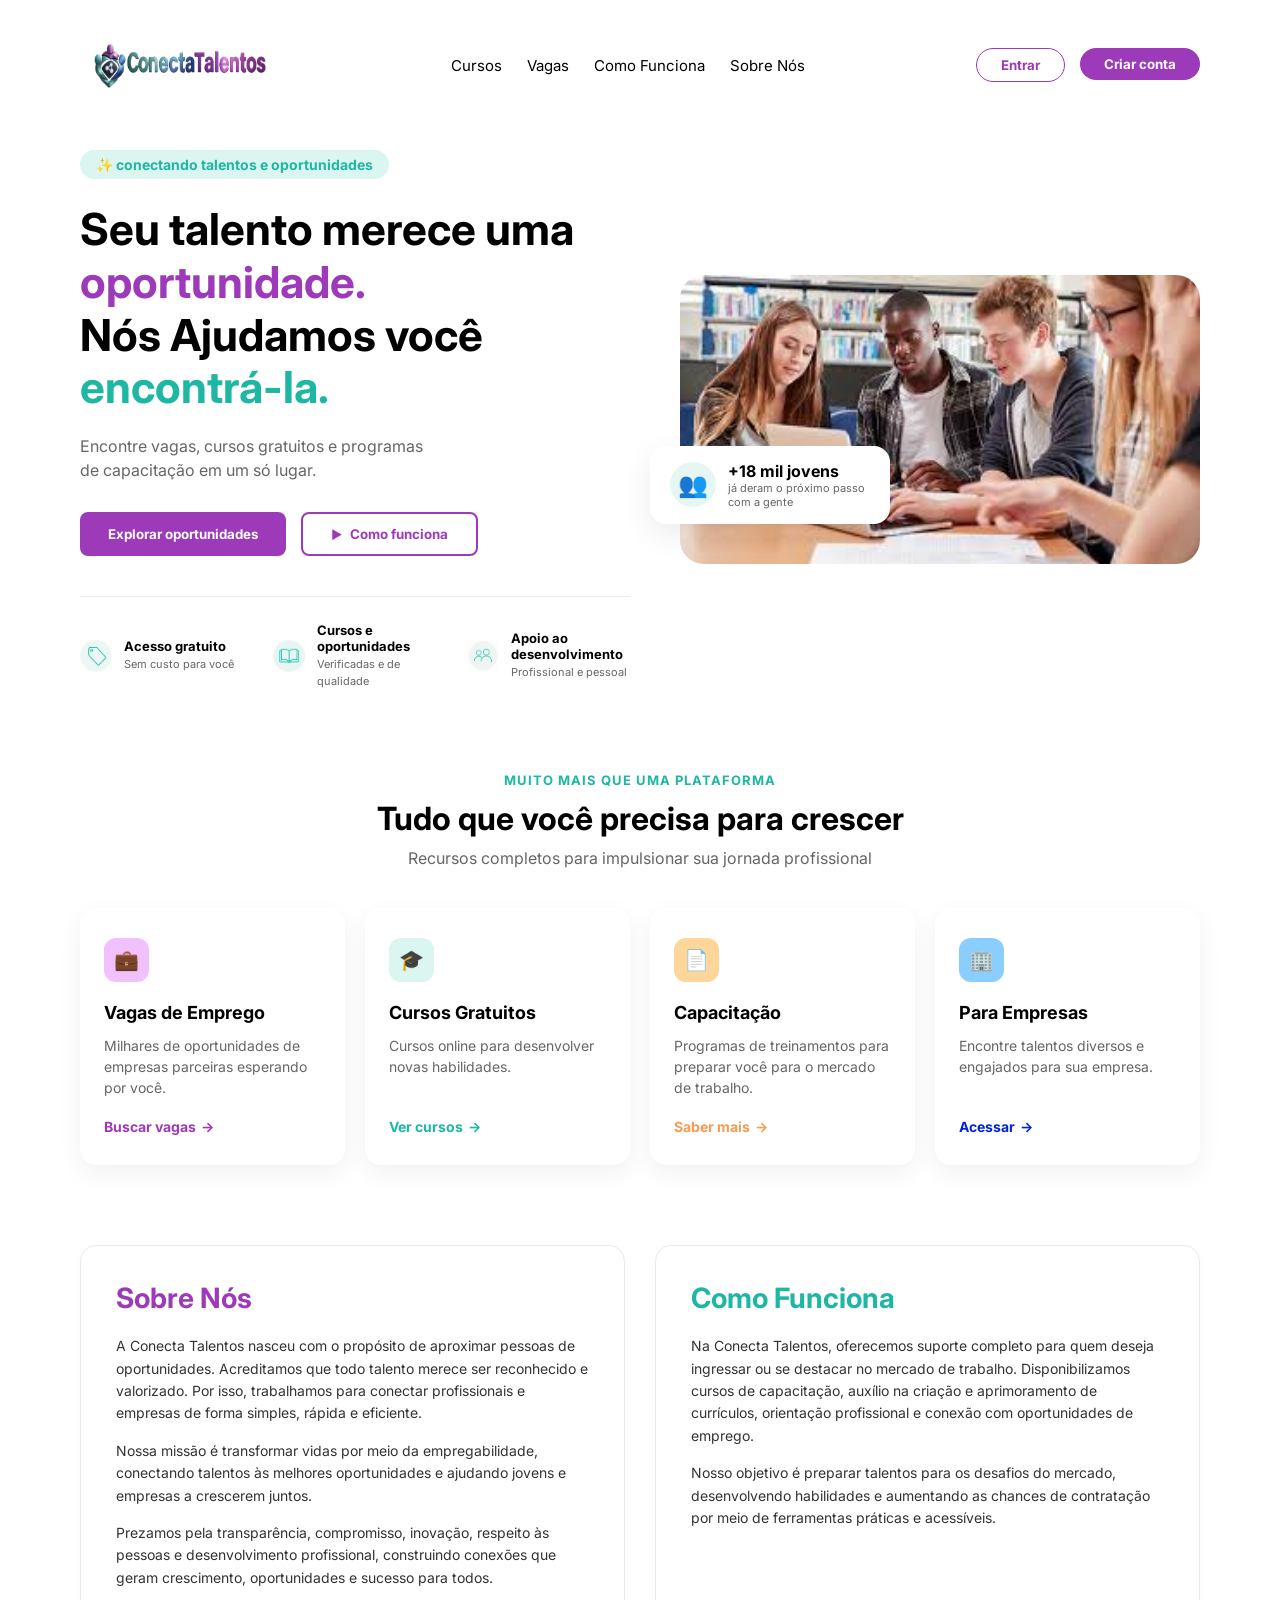
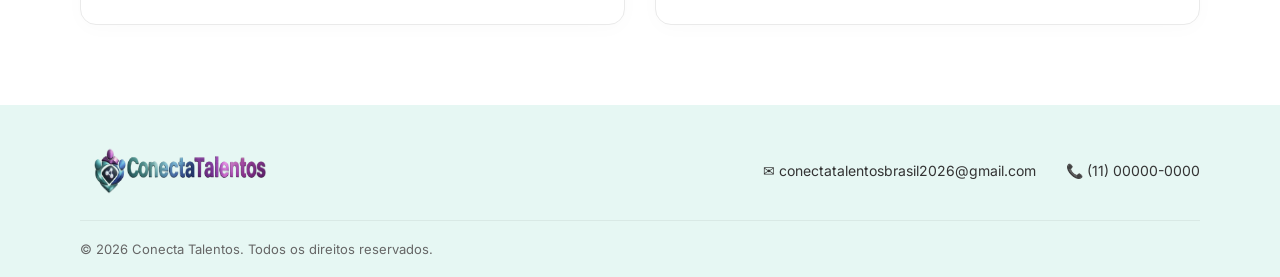
<file: index.html>
<!DOCTYPE html>
<html lang="pt-BR">

<head>
    <meta charset="UTF-8">
    <meta name="viewport" content="width=device-width, initial-scale=1.0">
    <title>Conecta Talentos</title>

    <link rel="icon" type="image/png" href="assets/Logo.png" />
    <link rel="preconnect" href="https://fonts.googleapis.com">
    <link rel="preconnect" href="https://fonts.gstatic.com" crossorigin>
    <link href="https://fonts.googleapis.com/css2?family=Inter:wght@400;700&display=swap" rel="stylesheet">
    <link rel="stylesheet" href="assets/Css/styleindex.css">
</head>

<body>

    <header>
        <div class="logo">
            <img src="assets/Conecta.png" alt="Logo ConectaTalentos">
        </div>

        <nav>
            <a href="Cursos.html">Cursos</a>
            <a href="vagas.html">Vagas</a>
            <a href="#">Como Funciona</a>
            <a href="#">Sobre Nós</a>
        </nav>

        <div class="botoes-header">
            <a href="Login.html">
                <button class="botao-entrar">Entrar</button>
            </a>
            <a href="SignUp.html">
                <button class="botao-criar">Criar conta</button>
            </a>
        </div>
    </header>

    <main>
        <section class="hero">
            <div class="texto">
                <span class="tag">
                    ✨ conectando talentos e oportunidades
                </span>

                <h1>
                    Seu talento merece uma<br>
                    <span class="purple">oportunidade.</span><br>
                    Nós Ajudamos você<br>
                    <span class="green">encontrá-la.</span>
                </h1>

                <p>
                    Encontre vagas, cursos gratuitos e programas<br>
                    de capacitação em um só lugar.
                </p>

                <div class="acoes">
                    <button class="botao-roxo">Explorar oportunidades</button>
                    <button class="botao-branco-icone">
                        <span class="play-icon">▶</span> Como funciona
                    </button>
                </div>

                <div class="cards-hero">
                    <div class="card-hero">
                        <img src="assets/pictures/01.png" alt="Ícone Etiqueta">
                        <div>
                            <h4>Acesso gratuito</h4>
                            <p>Sem custo para você</p>
                        </div>
                    </div>

                    <div class="card-hero">
                        <img src="assets/pictures/02.png" alt="Ícone Livro">
                        <div>
                            <h4>Cursos e oportunidades</h4>
                            <p>Verificadas e de qualidade</p>
                        </div>
                    </div>

                    <div class="card-hero">
                        <img src="assets/pictures/03.png" alt="Ícone Pessoas">
                        <div>
                            <h4>Apoio ao desenvolvimento</h4>
                            <p>Profissional e pessoal</p>
                        </div>
                    </div>
                </div>
            </div>

            <div class="imagem">
                <img src="assets/pictures/pessoas.jpeg" alt="Jovens estudando">
                <div class="card-imagem">
                    <div class="avatar-group">👥</div>
                    <div>
                        <h3>+18 mil jovens</h3>
                        <p>já deram o próximo passo com a gente</p>
                    </div>
                </div>
            </div>
        </section>

        <section class="info">
            <span class="selo">MUITO MAIS QUE UMA PLATAFORMA</span>
            <h2>Tudo que você precisa para crescer</h2>
            <p class="subtitulo">Recursos completos para impulsionar sua jornada profissional</p>
        </section>

        <section class="cards">
            <div class="card">
                <div class="card-icon purple-bg">💼</div>
                <h3>Vagas de Emprego</h3>
                <p>Milhares de oportunidades de empresas parceiras esperando por você.</p>
                <a href="#" class="card-link purple-text">Buscar vagas <span>→</span></a>
            </div>

            <div class="card">
                <div class="card-icon green-bg">🎓</div>
                <h3>Cursos Gratuitos</h3>
                <p>Cursos online para desenvolver novas habilidades.</p>
                <a href="#" class="card-link green-text">Ver cursos <span>→</span></a>
            </div>

            <div class="card">
                <div class="card-icon orange-bg">📄</div>
                <h3>Capacitação</h3>
                <p>Programas de treinamentos para preparar você para o mercado de trabalho.</p>
                <a href="#" class="card-link orange-text">Saber mais <span>→</span></a>
            </div>

            <div class="card">
                <div class="card-icon blue-bg">🏢</div>
                <h3>Para Empresas</h3>
                <p>Encontre talentos diversos e engajados para sua empresa.</p>
                <a href="#" class="card-link blue-text">Acessar <span>→</span></a>
            </div>
        </section>

        <section class="institucional">
            <div class="sobre-card">
                <h2>Sobre Nós</h2>
                <p>A Conecta Talentos nasceu com o propósito de aproximar pessoas de oportunidades. Acreditamos que todo
                    talento merece ser reconhecido e valorizado. Por isso, trabalhamos para conectar profissionais e
                    empresas de forma simples, rápida e eficiente.</p>
                <p>Nossa missão é transformar vidas por meio da empregabilidade, conectando talentos às melhores
                    oportunidades e ajudando jovens e empresas a crescerem juntos.</p>
                <p>Prezamos pela transparência, compromisso, inovação, respeito às pessoas e desenvolvimento
                    profissional, construindo conexões que geram crescimento, oportunidades e sucesso para todos.</p>
            </div>

            <div class="como-funciona-card">
                <h2>Como Funciona</h2>
                <p>Na Conecta Talentos, oferecemos suporte completo para quem deseja ingressar ou se destacar no mercado
                    de trabalho. Disponibilizamos cursos de capacitação, auxílio na criação e aprimoramento de
                    currículos, orientação profissional e conexão com oportunidades de emprego.</p>
                <p>Nosso objetivo é preparar talentos para os desafios do mercado, desenvolvendo habilidades e
                    aumentando as chances de contratação por meio de ferramentas práticas e acessíveis.</p>
            </div>
        </section>
    </main>

    <footer>
        <div class="footer-top">
            <div class="logo">
                <img src="assets/Conecta.png" alt="Logo">
            </div>
            <div class="footer-contato">
                <span>✉ conectatalentosbrasil2026@gmail.com</span>
                <span>📞 (11) 00000-0000</span>
            </div>
        </div>
        <div class="footer-bottom">
            <p>© 2026 Conecta Talentos. Todos os direitos reservados.</p>
        </div>
    </footer>

</body>

</html>
</file>
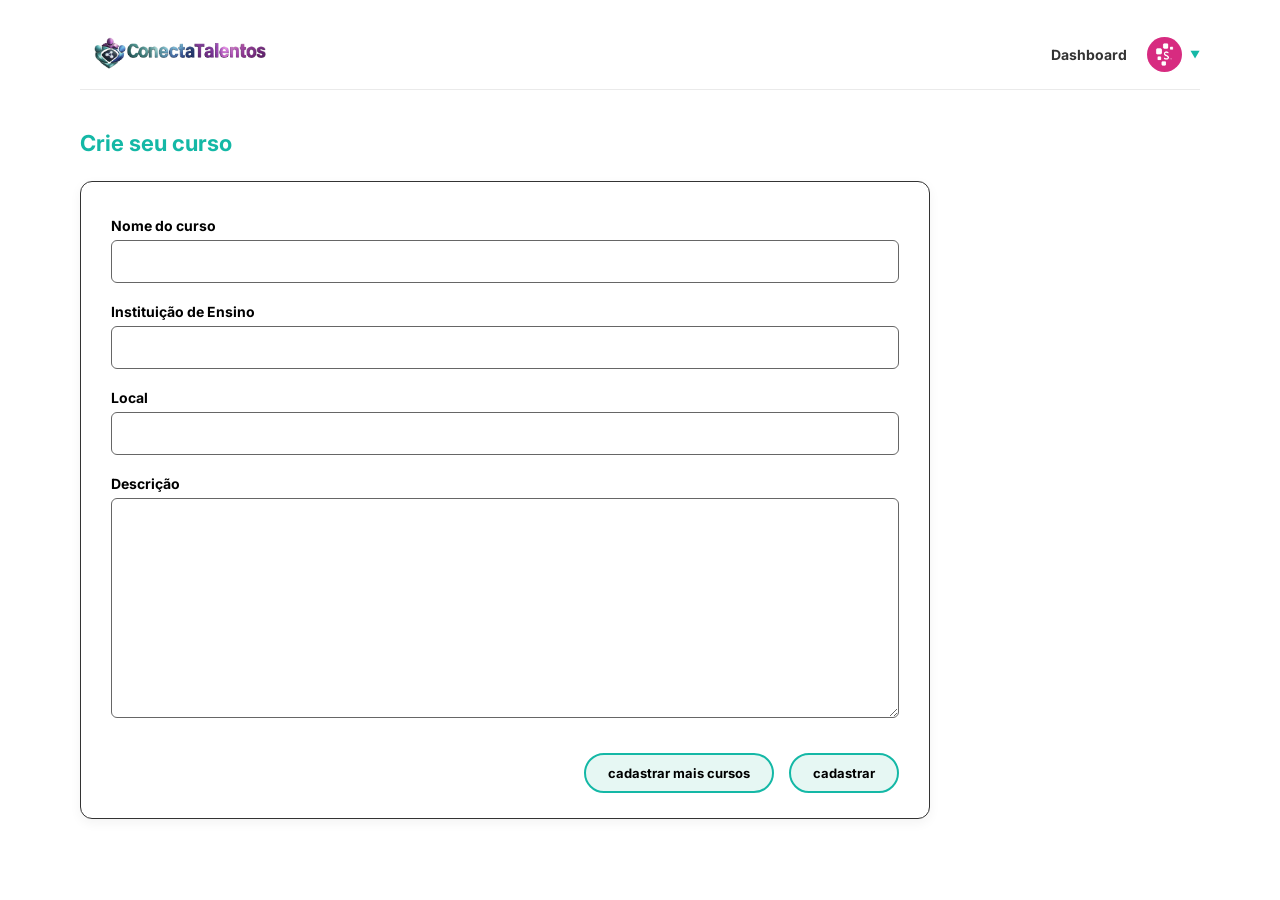
<file: cadastrocurso.html>
<!DOCTYPE html>
<html lang="pt-BR">

<head>
    <meta charset="UTF-8">
    <meta name="viewport" content="width=device-width, initial-scale=1.0">
    <title>Cadastrar Curso</title>

    <link rel="preconnect" href="https://fonts.googleapis.com">
    <link rel="preconnect" href="https://fonts.gstatic.com" crossorigin>
    <link
        href="https://fonts.googleapis.com/css2?family=Inter:wght@400;500;700&family=Poppins:wght@400;600;700&display=swap"
        rel="stylesheet">

    <link rel="icon" type="image/svg+xml" href="assets/Logo.png" />
    <link rel="stylesheet" href="assets/Css/variables.css">
    <link rel="stylesheet" href="assets/Css/styleempresa.css">
    <link rel="stylesheet" href="assets/Css/stylecurso.css">
    <script src="empresa.js"></script>
</head>

<body>

    <header>
        <div class="logo">
            <a href="empresa.html">
                <img src="assets/Conecta.png" alt="Logo ConectaTalentos">
            </a>
        </div>

        <div class="header-usuario">
            <a href="empresa.html" class="link-dashboard">Dashboard</a>

            <div class="perfil-drop" id="btn-perfil">
                <img src="assets/perfildousuario.jpg" alt="Foto de Perfil" class="avatar">
                <span class="seta-drop" id="seta-menu">▼</span>
            </div>

            <!-- Menu Corporativo Dropdown -->
            <div class="menu-corporativo" id="menu-corporativo">
                <div class="menu-header">
                    <span class="menu-dots"></span>
                    <h3>Menu Corporativo</h3>
                </div>

                <nav class="menu-links">
                    <a href="cadastrovaga.html" class="btn-menu">💼 Cadastrar vagas</a>
                    <a href="cadastrocurso.html" class="btn-menu">💻 Cadastrar cursos</a>
                    <a href="#" class="btn-menu">📄 Currículos enviados</a>
                    <a href="#" class="btn-menu">📊 Relatório de engajamento</a>
                    <a href="#" class="btn-menu">⚙️ Configurações</a>
                </nav>

                <div class="menu-footer">
                    <a href="index.html" class="btn-sair">🚪 Sair</a>
                </div>
            </div>
        </div>
    </header>

    <div class="vagas-container">
        <h2 class="titulo-secao verde">Crie seu curso</h2>

        <form class="card-formulario">
            <div class="form-group">
                <label for="nome-curso">Nome do curso</label>
                <input type="text" id="nome-curso" name="nome-curso" required>
            </div>

            <div class="form-group">
                <label for="instituicao">Instituição de Ensino</label>
                <input type="text" id="instituicao" name="instituicao" required>
            </div>

            <div class="form-group">
                <label for="local">Local</label>
                <input type="text" id="local" name="local" required>
            </div>

            <div class="form-group">
                <label for="descricao">Descrição</label>
                <textarea id="descricao" name="descricao" rows="10" required></textarea>
            </div>

            <div class="form-acoes">
                <button type="button" class="btn-secundario btn-verde">cadastrar mais cursos</button>
                <a href="assets/vagadecurso.pdf">
                <button type="button" class="btn-primario btn-verde">cadastrar</button>
                </a>
            </div>
        </form>
    </div>

</body>

</html>
</file>
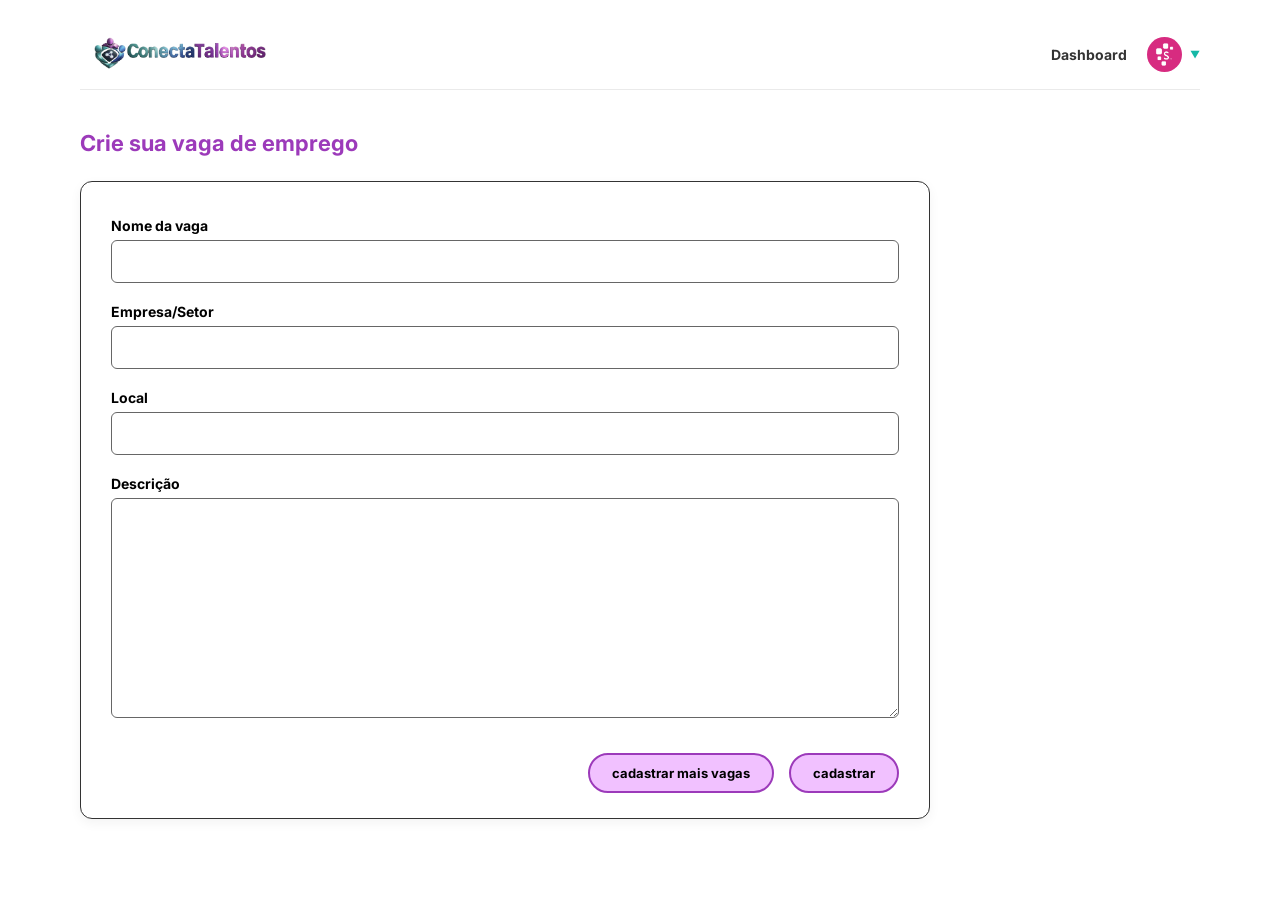
<file: cadastrovaga.html>
<!DOCTYPE html>
<html lang="pt-BR">

<head>
    <meta charset="UTF-8">
    <meta name="viewport" content="width=device-width, initial-scale=1.0">
    <title>Cadastrar Vaga</title>

    <link rel="preconnect" href="https://fonts.googleapis.com">
    <link rel="preconnect" href="https://fonts.gstatic.com" crossorigin>
    <link
        href="https://fonts.googleapis.com/css2?family=Inter:wght@400;500;700&family=Poppins:wght@400;600;700&display=swap"
        rel="stylesheet">

    <link rel="icon" type="image/svg+xml" href="assets/Logo.png" />
    <link rel="stylesheet" href="assets/Css/variables.css">
    <link rel="stylesheet" href="assets/Css/styleempresa.css">
    <link rel="stylesheet" href="assets/Css/stylevaga.css">
    <script src="empresa.js"></script>
</head>

<body>

    <header>
        <div class="logo">
            <a href="empresa.html">
                <img src="assets/Conecta.png" alt="Logo ConectaTalentos">
            </a>
        </div>

        <div class="header-usuario">
            <a href="empresa.html" class="link-dashboard">Dashboard</a>

            <div class="perfil-drop" id="btn-perfil">
                <img src="assets/perfildousuario.jpg" alt="Foto de Perfil" class="avatar">
                <span class="seta-drop" id="seta-menu">▼</span>
            </div>

            <!-- Menu Corporativo Dropdown -->
            <div class="menu-corporativo" id="menu-corporativo">
                <div class="menu-header">
                    <span class="menu-dots"></span>
                    <h3>Menu Corporativo</h3>
                </div>

                <nav class="menu-links">
                    <a href="cadastrovaga.html" class="btn-menu">💼 Cadastrar vagas</a>
                    <a href="cadastrocurso.html" class="btn-menu">💻 Cadastrar cursos</a>
                    <a href="#" class="btn-menu">📄 Currículos enviados</a>
                    <a href="#" class="btn-menu">📊 Relatório de engajamento</a>
                    <a href="#" class="btn-menu">⚙️ Configurações</a>
                </nav>

                <div class="menu-footer">
                    <a href="index.html" class="btn-sair">🚪 Sair</a>
                </div>
            </div>
        </div>
    </header>


    <div class="vagas-container">
        <h2 class="titulo-secao">Crie sua vaga de emprego</h2>

        <form class="card-formulario">
            <div class="form-group">
                <label for="nome-vaga">Nome da vaga</label>
                <input type="text" id="nome-vaga" name="nome-vaga" required>
            </div>

            <div class="form-group">
                <label for="empresa-setor">Empresa/Setor</label>
                <input type="text" id="empresa-setor" name="empresa-setor" required>
            </div>

            <div class="form-group">
                <label for="local">Local</label>
                <input type="text" id="local" name="local" required>
            </div>

            <div class="form-group">
                <label for="descricao">Descrição</label>
                <textarea id="descricao" name="descricao" rows="10" required></textarea>
            </div>

            <div class="form-acoes">
                <button type="button" class="btn-secundario">cadastrar mais vagas</button>
                <a href="assets/vagadeemprego.pdf">
                <button type="button" class="btn-primario">cadastrar</button>
                </a>
            </div>
        </form>
    </div>


</body>

</html>
</file>
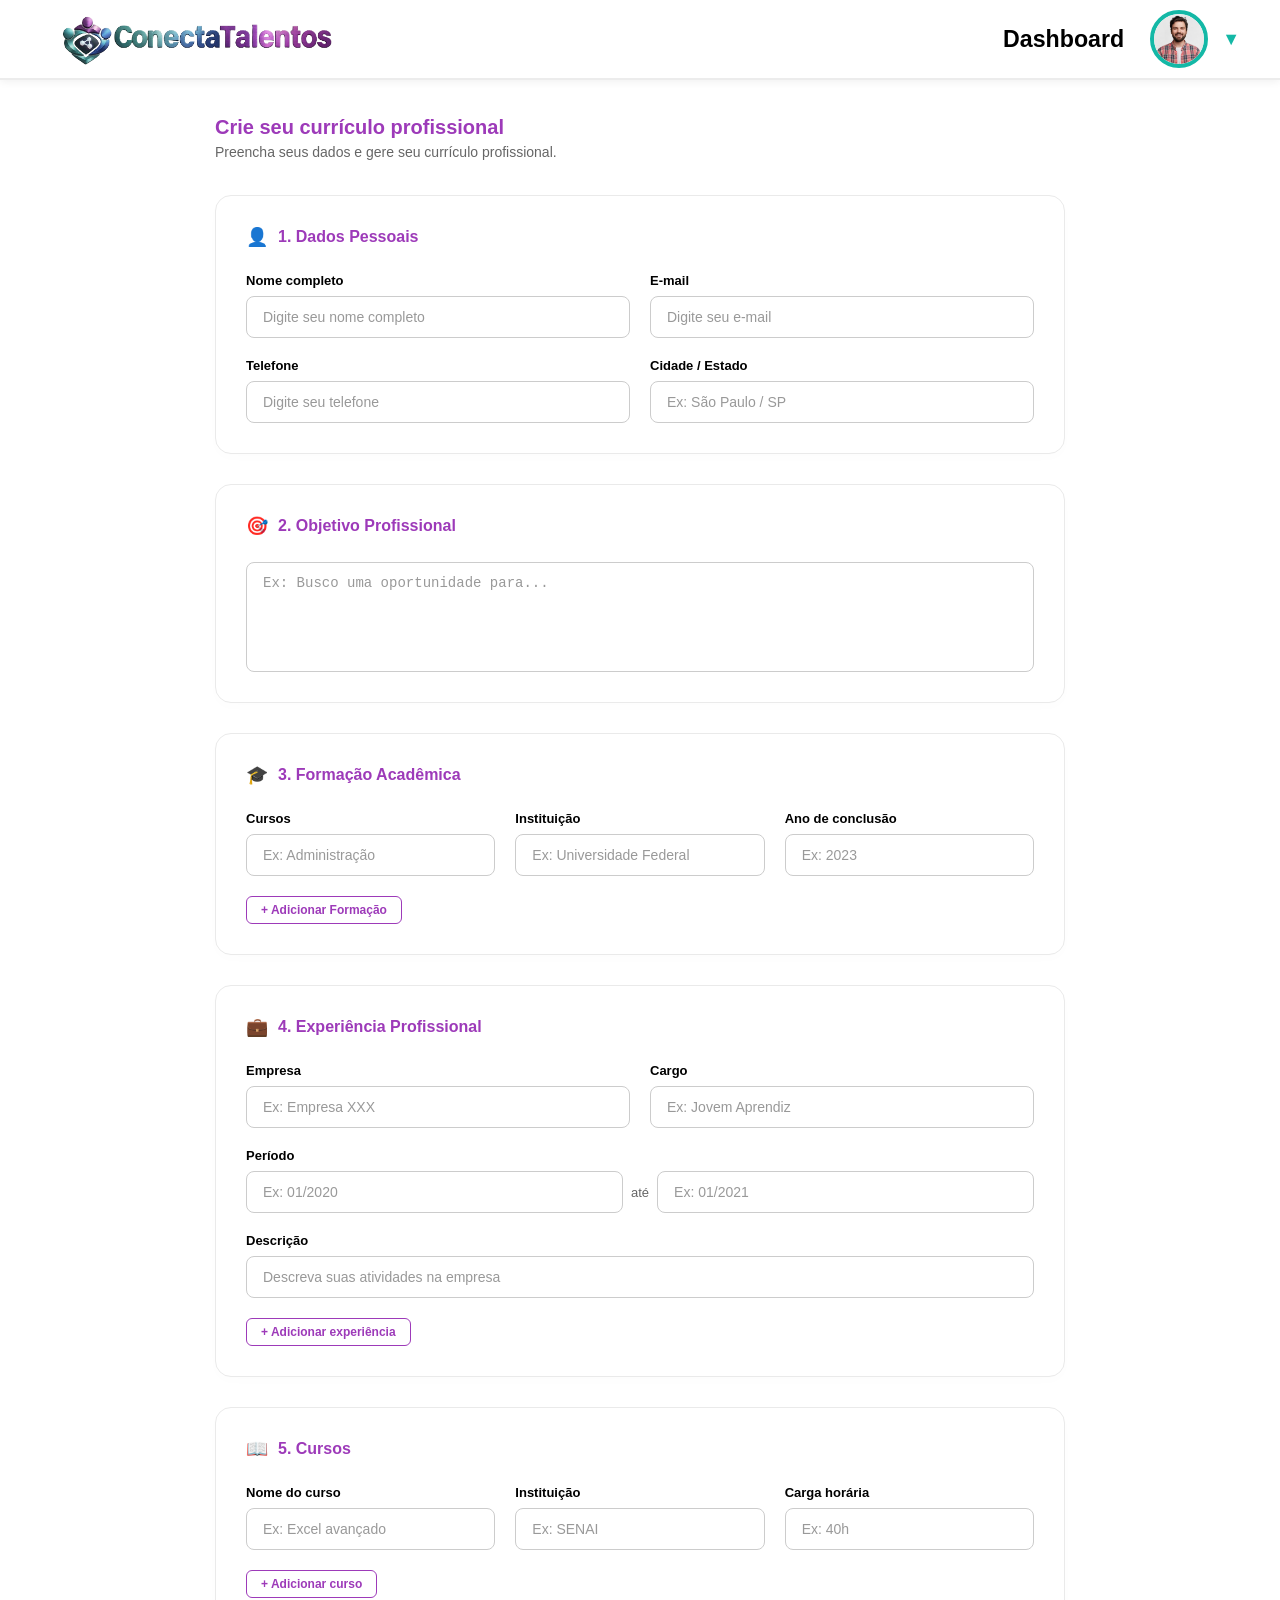
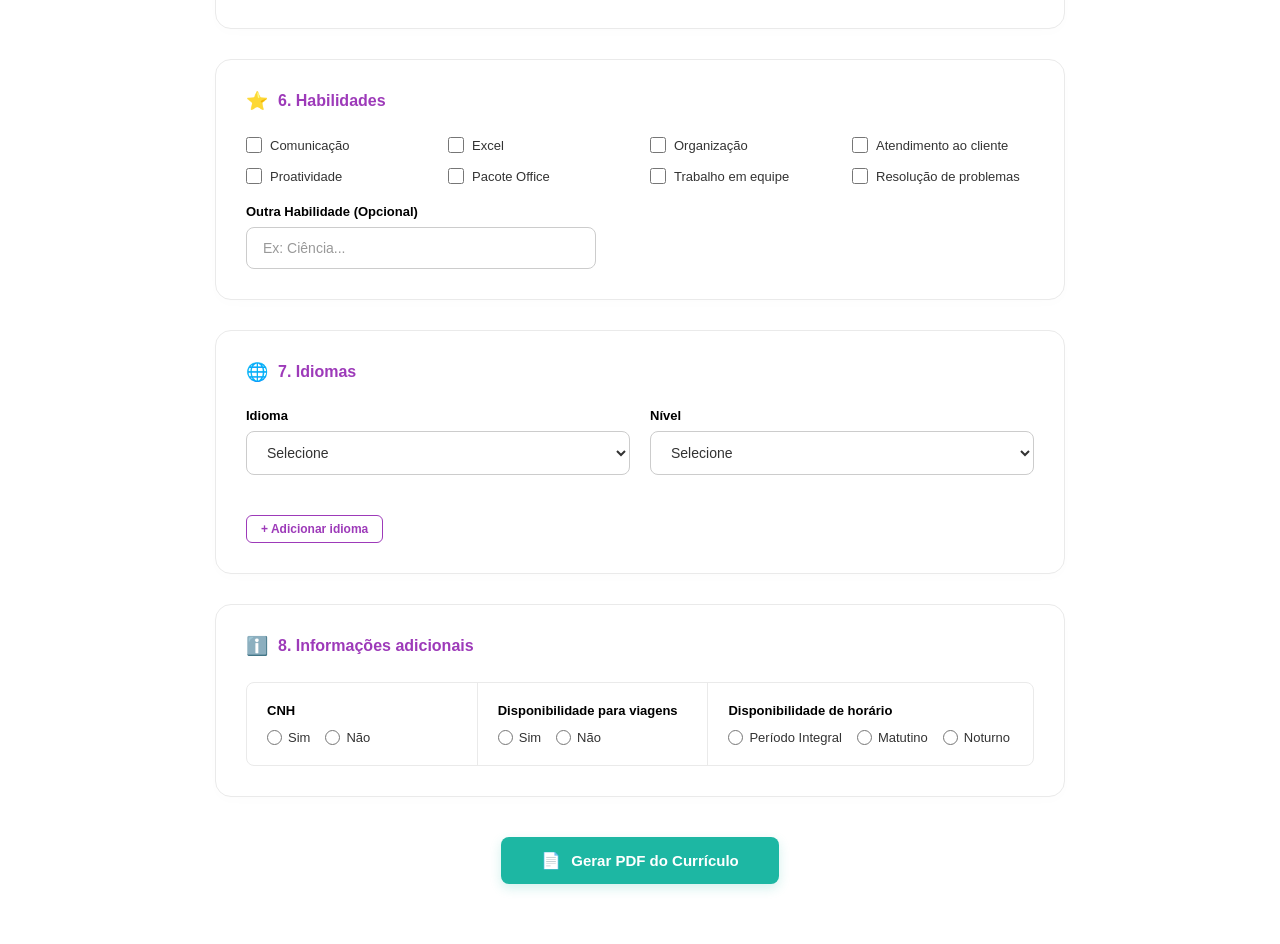
<file: curriculo.html>
<!DOCTYPE html>
<html lang="pt-BR">

<head>
    <meta charset="UTF-8">
    <meta name="viewport" content="width=device-width, initial-scale=1.0">
    <title>Currículo</title>
    <link rel="preconnect" href="https://fonts.googleapis.com">
    <link rel="preconnect" href="https://fonts.gstatic.com" crossorigin>
    <link href="https://fonts.googleapis.com/css2?family=Inter:wght@400;700&display=swap" rel="stylesheet">
    <link rel="icon" type="image/svg+xml" href="assets/Logo.png" />
    <link rel="stylesheet" href="assets/Css/variables.css" />
    <link rel="stylesheet" href="assets/Css/stylecurriculo.css">
    <link rel="stylesheet" href="assets/Css/styleusuario.css">
    <script src="empresa.js"></script>
</head>

<body>
    <header>
        <div class="logo">
            <a href="usuario.html">
                <img src="assets/Conecta.png" alt="Logo ConectaTalentos" />
            </a>
        </div>

        <div class="header-usuario">
            <a href="Usuario.html" class="link-dashboard">Dashboard</a>

            <div class="perfil-drop" id="btn-perfil">
                <img src="assets/Usuario/João.png" alt="Foto de Perfil" class="avatar" />
                <span class="seta-drop" id="seta-menu">▼</span>
            </div>

            <!-- Menu Corporativo Dropdown -->
            <div class="menu-corporativo" id="menu-corporativo">
                <div class="menu-header">
                    <span class="menu-dots"></span>
                    <h3>Ações Rapidas</h3>
                </div>

                <nav class="menu-links">
                    <a href="curriculo.html" class="btn-menu">📄 Editar Curriculo</a>
                </nav>

                <div class="menu-footer">
                    <a href="index.html" class="btn-sair">🚪 Sair</a>
                </div>
            </div>
        </div>
    </header>

    <main class="container-formulario">

        <div class="titulo-pagina">
            <br><br>
            <h1>Crie seu currículo profissional</h1>
            <p>Preencha seus dados e gere seu currículo profissional.</p>
        </div>

        <form class="formulario-curriculo">

            <section class="card-form">
                <div class="titulo-secao">
                    <span class="icone-secao">👤</span>
                    <h3>1. Dados Pessoais</h3>
                </div>
                <div class="grid-inputs">
                    <div class="grupo-input">
                        <label>Nome completo</label>
                        <input type="text" placeholder="Digite seu nome completo">
                    </div>
                    <div class="grupo-input">
                        <label>E-mail</label>
                        <input type="email" placeholder="Digite seu e-mail">
                    </div>
                    <div class="grupo-input">
                        <label>Telefone</label>
                        <input type="tel" placeholder="Digite seu telefone">
                    </div>
                    <div class="grupo-input">
                        <label>Cidade / Estado</label>
                        <input type="text" placeholder="Ex: São Paulo / SP">
                    </div>
                </div>
            </section>

            <section class="card-form">
                <div class="titulo-secao">
                    <span class="icone-secao">🎯</span>
                    <h3>2. Objetivo Profissional</h3>
                </div>
                <div class="grupo-input linha-unica">
                    <textarea placeholder="Ex: Busco uma oportunidade para..."></textarea>
                </div>
            </section>

            <section class="card-form">
                <div class="titulo-secao">
                    <span class="icone-secao">🎓</span>
                    <h3>3. Formação Acadêmica</h3>
                </div>
                <div class="grid-inputs col-3">
                    <div class="grupo-input">
                        <label>Cursos</label>
                        <input type="text" placeholder="Ex: Administração">
                    </div>
                    <div class="grupo-input">
                        <label>Instituição</label>
                        <input type="text" placeholder="Ex: Universidade Federal">
                    </div>
                    <div class="grupo-input">
                        <label>Ano de conclusão</label>
                        <input type="text" placeholder="Ex: 2023">
                    </div>
                </div>
                <button type="button" class="botao-adicionar">+ Adicionar Formação</button>
            </section>

            <section class="card-form">
                <div class="titulo-secao">
                    <span class="icone-secao">💼</span>
                    <h3>4. Experiência Profissional</h3>
                </div>
                <div class="grid-inputs col-3-experiencia">
                    <div class="grupo-input">
                        <label>Empresa</label>
                        <input type="text" placeholder="Ex: Empresa XXX">
                    </div>
                    <div class="grupo-input">
                        <label>Cargo</label>
                        <input type="text" placeholder="Ex: Jovem Aprendiz">
                    </div>
                    <div class="grupo-input periodo-container">
                        <label>Período</label>
                        <div class="periodo-inputs">
                            <input type="text" placeholder="Ex: 01/2020">
                            <span>até</span>
                            <input type="text" placeholder="Ex: 01/2021">
                        </div>
                    </div>
                </div>
                <div class="grupo-input linha-unica margin-top">
                    <label>Descrição</label>
                    <input type="text" placeholder="Descreva suas atividades na empresa">
                </div>
                <button type="button" class="botao-adicionar">+ Adicionar experiência</button>
            </section>

            <section class="card-form">
                <div class="titulo-secao">
                    <span class="icone-secao">📖</span>
                    <h3>5. Cursos</h3>
                </div>
                <div class="grid-inputs col-3">
                    <div class="grupo-input">
                        <label>Nome do curso</label>
                        <input type="text" placeholder="Ex: Excel avançado">
                    </div>
                    <div class="grupo-input">
                        <label>Instituição</label>
                        <input type="text" placeholder="Ex: SENAI">
                    </div>
                    <div class="grupo-input">
                        <label>Carga horária</label>
                        <input type="text" placeholder="Ex: 40h">
                    </div>
                </div>
                <button type="button" class="botao-adicionar">+ Adicionar curso</button>
            </section>

            <section class="card-form">
                <div class="titulo-secao">
                    <span class="icone-secao">⭐</span>
                    <h3>6. Habilidades</h3>
                </div>
                <div class="grid-checkboxes">
                    <label class="item-checkbox"><input type="checkbox"> Comunicação</label>
                    <label class="item-checkbox"><input type="checkbox"> Excel</label>
                    <label class="item-checkbox"><input type="checkbox"> Organização</label>
                    <label class="item-checkbox"><input type="checkbox"> Atendimento ao cliente</label>
                    <label class="item-checkbox"><input type="checkbox"> Proatividade</label>
                    <label class="item-checkbox"><input type="checkbox"> Pacote Office</label>
                    <label class="item-checkbox"><input type="checkbox"> Trabalho em equipe</label>
                    <label class="item-checkbox"><input type="checkbox"> Resolução de problemas</label>
                </div>
                <div class="grupo-input outra-habilidade">
                    <label>Outra Habilidade (Opcional)</label>
                    <input type="text" placeholder="Ex: Ciência...">
                </div>
            </section>

            <section class="card-form">
                <div class="titulo-secao">
                    <span class="icone-secao">🌐</span>
                    <h3>7. Idiomas</h3>
                </div>
                <div class="grid-inputs col-idioma">
                    <div class="grupo-input">
                        <label>Idioma</label>
                        <select>
                            <option selected disabled>Selecione</option>
                            <option>Inglês</option>
                            <option>Espanhol</option>
                        </select>
                    </div>
                    <div class="grupo-input">
                        <label>Nível</label>
                        <select>
                            <option selected disabled>Selecione</option>
                            <option>Básico</option>
                            <option>Intermediário</option>
                            <option>Avançado</option>
                        </select>
                    </div>
                    <div class="btn-container-idioma">
                        <button type="button" class="botao-adicionar">+ Adicionar idioma</button>
                    </div>
                </div>
            </section>

            <section class="card-form">
                <div class="titulo-secao">
                    <span class="icone-secao">ℹ️</span>
                    <h3>8. Informações adicionais</h3>
                </div>
                <div class="grid-opcoes-adicionais">
                    <div class="bloco-opcao">
                        <span class="titulo-opcao">CNH</span>
                        <div class="radios">
                            <label><input type="radio" name="cnh"> Sim</label>
                            <label><input type="radio" name="cnh"> Não</label>
                        </div>
                    </div>
                    <div class="bloco-opcao">
                        <span class="titulo-opcao">Disponibilidade para viagens</span>
                        <div class="radios">
                            <label><input type="radio" name="viagens"> Sim</label>
                            <label><input type="radio" name="viagens"> Não</label>
                        </div>
                    </div>
                    <div class="bloco-opcao">
                        <span class="titulo-opcao">Disponibilidade de horário</span>
                        <div class="radios flex-wrap">
                            <label><input type="radio" name="horario"> Período Integral</label>
                            <label><input type="radio" name="horario"> Matutino</label>
                            <label><input type="radio" name="horario"> Noturno</label>
                        </div>
                    </div>
                </div>
            </section>

            <div class="container-botao-enviar">
                <a href="assets/curriculo.pdf" class="botao-gerar-pdf">
                    <span class="icone-pdf">📄</span> Gerar PDF do Currículo
                </a>
            </div>
            </div>
        </form>
    </main>

</body>
</html>
</file>
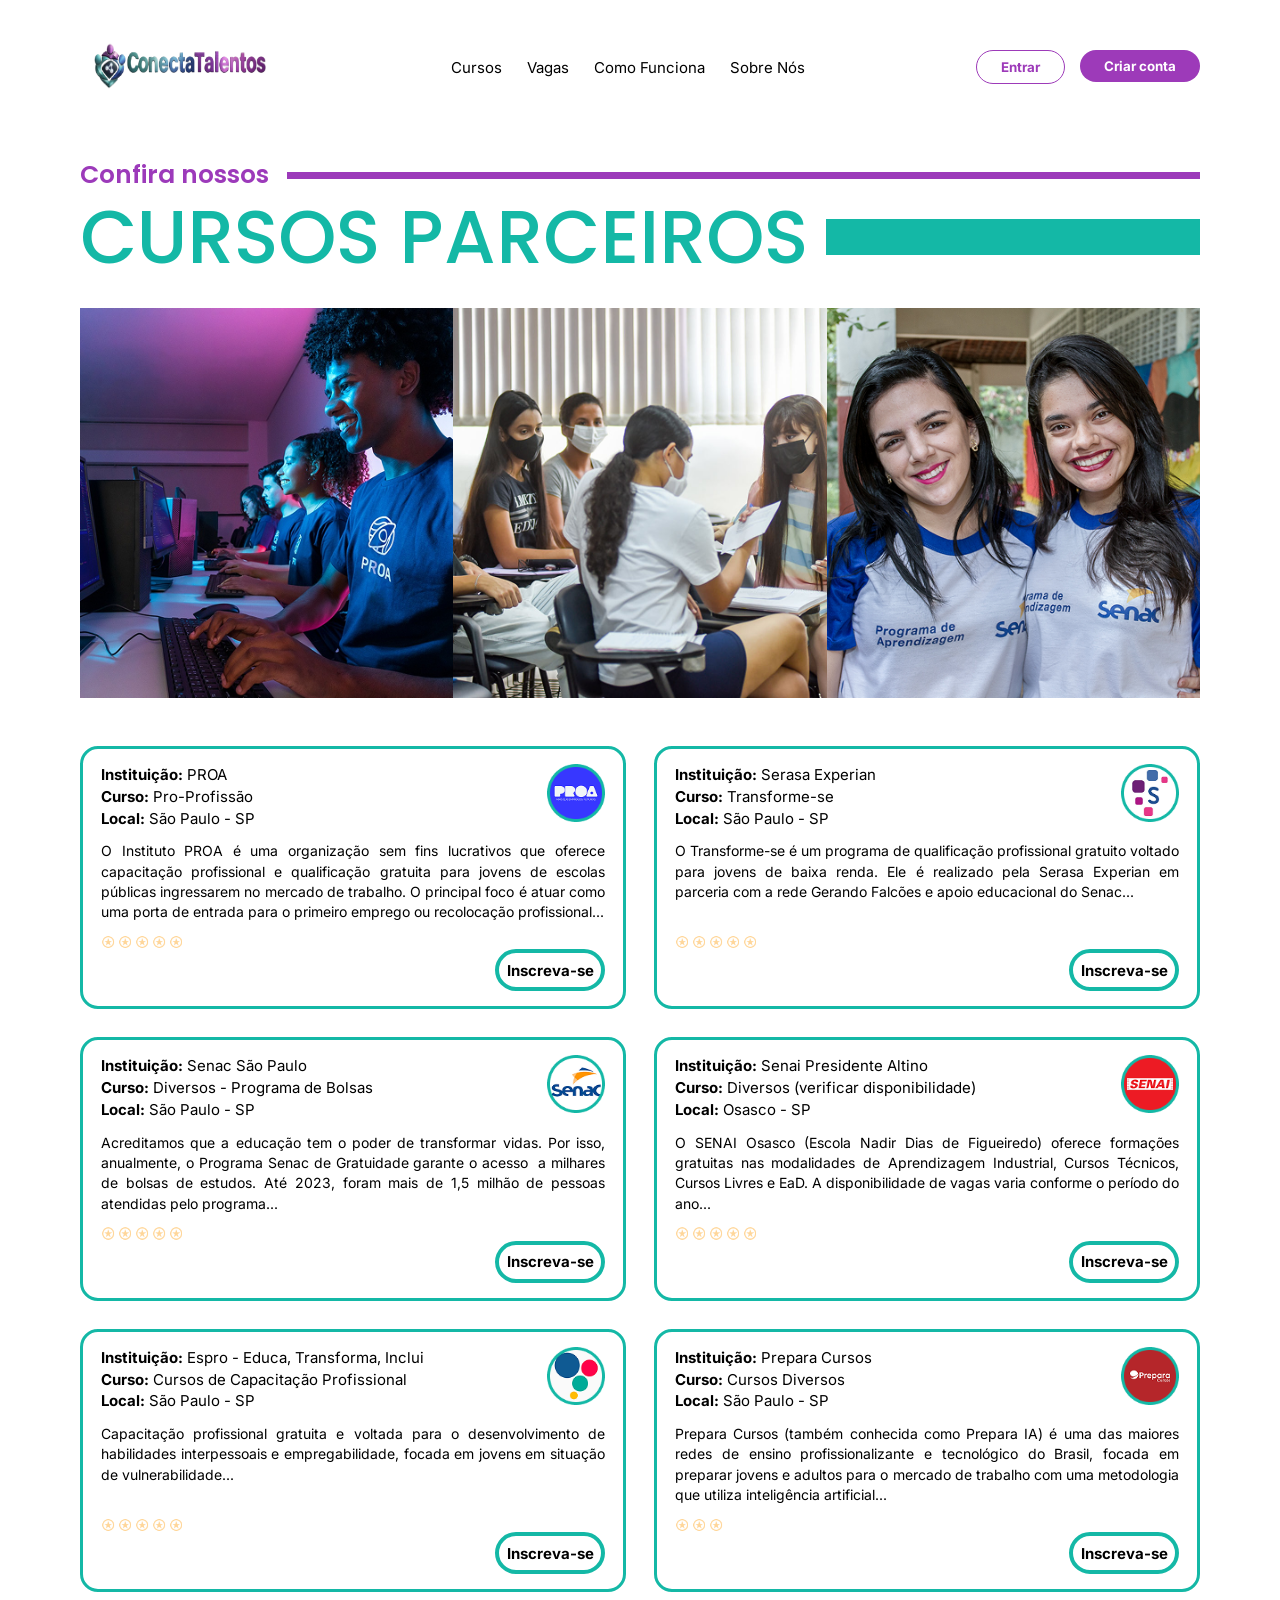
<file: Cursos.html>
<!doctype html>

<html lang="pt-BR">

<head>
  <meta charset="utf-8" />
  <meta content="width=device-width, initial-scale=1.0" name="viewport" />
  <title>Cursos</title>
  <link href="https://fonts.googleapis.com" rel="preconnect" />
  <link crossorigin="" href="https://fonts.gstatic.com" rel="preconnect" />
  <link
    href="https://fonts.googleapis.com/css2?family=Inter:wght@400;500;600;700&family=Poppins:wght@400;500;600;700&display=swap"
    rel="stylesheet" />

  <link href="assets/Logo.png" rel="icon" type="image/svg+xml" />
  <link href="assets/Css/variables.css" rel="stylesheet" />
  <link href="assets/Css/stylecursos.css" rel="stylesheet" />
</head>

<body>

  <header>
    <div class="logo">
      <a href="index.html">
        <img src="assets/Conecta.png" alt="Logo ConectaTalentos">
      </a>
    </div>

    <nav>
      <a href="Cursos.html">Cursos</a>
      <a href="vagas.html">Vagas</a>
      <a href="#">Como Funciona</a>
      <a href="#">Sobre Nós</a>
    </nav>

    <div class="botoes-header">
      <a href="Login.html">
        <button class="botao-entrar">Entrar</button>
      </a>
      <a href="SignUp.html">
        <button class="botao-criar">Criar conta</button>
      </a>
    </div>
  </header>


  <main>
    <section class="titulo">
      <div class="linha-cima">
        <span>Confira nossos</span>
        <div class="linha-roxa"></div>
      </div>

      <div class="linha-baixo">
        <h1>CURSOS PARCEIROS</h1>
        <div class="linha-verde"></div>
      </div>
    </section>
    <section class="imagens">
      <img alt="Imagem ilustrativa do curso" src="assets/Cursos/Aula.png" />
      <img alt="Imagem ilustrativa do curso" src="assets/Cursos/Aula2.png" />
      <img alt="Imagem ilustrativa do curso" src="assets/Cursos/Aula3.png" />
    </section>
    <section class="vagas">
      <article class="card-vaga">
        <div class="cabecalho-card">
          <div class="informacoes">
            <p><strong>Instituição:</strong> PROA</p>
            <p><strong>Curso:</strong> Pro-Profissão</p>
            <p><strong>Local:</strong> São Paulo - SP</p>
          </div>
          <img alt="Proa" src="assets/Cursos/Proa.png" />
        </div>
        <p>
          O Instituto PROA é uma organização sem fins lucrativos que oferece
          capacitação profissional e qualificação gratuita para jovens de
          escolas públicas ingressarem no mercado de trabalho. O principal
          foco é atuar como uma porta de entrada para o primeiro emprego ou
          recolocação profissional...
        </p>
        <div class="avaliacao">
          <img alt="Estrela" class="classificacao" src="assets/Cursos/Estrela.png" /><img alt="Estrela"
            class="classificacao" src="assets/Cursos/Estrela.png" /><img alt="Estrela" class="classificacao"
            src="assets/Cursos/Estrela.png" /><img alt="Estrela" class="classificacao"
            src="assets/Cursos/Estrela.png" /><img alt="Estrela" class="classificacao"
            src="assets/Cursos/Estrela.png" />
        </div>

        <button class="botao-candidatar">Inscreva-se</button>
      </article>
      <article class="card-vaga">
        <div class="cabecalho-card">
          <div class="informacoes">
            <p><strong>Instituição:</strong> Serasa Experian</p>
            <p><strong>Curso:</strong> Transforme-se</p>
            <p><strong>Local:</strong> São Paulo - SP</p>
          </div>
          <img alt="Serasa" src="assets/Cursos/Serasa.png" />
        </div>
        <p>
          O Transforme-se é um programa de qualificação profissional gratuito
          voltado para jovens de baixa renda. Ele é realizado pela Serasa
          Experian em parceria com a rede Gerando Falcões e apoio educacional
          do Senac...
        </p>
        <div class="avaliacao">
          <img alt="Estrela" class="classificacao" src="assets/Cursos/Estrela.png" /><img alt="Estrela"
            class="classificacao" src="assets/Cursos/Estrela.png" /><img alt="Estrela" class="classificacao"
            src="assets/Cursos/Estrela.png" /><img alt="Estrela" class="classificacao"
            src="assets/Cursos/Estrela.png" /><img alt="Estrela" class="classificacao"
            src="assets/Cursos/Estrela.png" />
        </div>

        <button class="botao-candidatar">Inscreva-se</button>
      </article>
      <article class="card-vaga">
        <div class="cabecalho-card">
          <div class="informacoes">
            <p><strong>Instituição:</strong> Senac São Paulo</p>
            <p><strong>Curso:</strong> Diversos - Programa de Bolsas</p>
            <p><strong>Local:</strong> São Paulo - SP</p>
          </div>
          <img alt="Senac" src="assets/Cursos/Senac.png" />
        </div>
        <p>
          Acreditamos que a educação tem o poder de transformar vidas. Por
          isso, anualmente, o Programa Senac de Gratuidade garante o acesso  a
          milhares de bolsas de estudos. Até 2023, foram mais de 1,5 milhão de
          pessoas atendidas pelo programa...
        </p>
        <div class="avaliacao">
          <img alt="Estrela" class="classificacao" src="assets/Cursos/Estrela.png" /><img alt="Estrela"
            class="classificacao" src="assets/Cursos/Estrela.png" /><img alt="Estrela" class="classificacao"
            src="assets/Cursos/Estrela.png" /><img alt="Estrela" class="classificacao"
            src="assets/Cursos/Estrela.png" /><img alt="Estrela" class="classificacao"
            src="assets/Cursos/Estrela.png" />
        </div>

        <button class="botao-candidatar">Inscreva-se</button>
      </article>
      <article class="card-vaga">
        <div class="cabecalho-card">
          <div class="informacoes">
            <p><strong>Instituição:</strong> Senai Presidente Altino</p>
            <p>
              <strong>Curso:</strong> Diversos (verificar disponibilidade)
            </p>
            <p><strong>Local:</strong> Osasco - SP</p>
          </div>
          <img alt="Senai" src="assets/Cursos/Senai.png" />
        </div>
        <p>
          O SENAI Osasco (Escola Nadir Dias de Figueiredo) oferece formações
          gratuitas nas modalidades de Aprendizagem Industrial, Cursos
          Técnicos, Cursos Livres e EaD. A disponibilidade de vagas varia
          conforme o período do ano...
        </p>
        <div class="avaliacao">
          <img alt="Estrela" class="classificacao" src="assets/Cursos/Estrela.png" /><img alt="Estrela"
            class="classificacao" src="assets/Cursos/Estrela.png" /><img alt="Estrela" class="classificacao"
            src="assets/Cursos/Estrela.png" /><img alt="Estrela" class="classificacao"
            src="assets/Cursos/Estrela.png" /><img alt="Estrela" class="classificacao"
            src="assets/Cursos/Estrela.png" />
        </div>

        <button class="botao-candidatar">Inscreva-se</button>
      </article>
      <article class="card-vaga">
        <div class="cabecalho-card">
          <div class="informacoes">
            <p><strong>Instituição:</strong> Espro - Educa, Transforma, Inclui</p>
            <p><strong>Curso:</strong> Cursos de Capacitação Profissional</p>
            <p><strong>Local:</strong> São Paulo - SP</p>
          </div>
          <img alt="Espro" src="assets/Cursos/Espro.png" />
        </div>
        <p>
          Capacitação profissional gratuita e voltada para o desenvolvimento
          de habilidades interpessoais e empregabilidade, focada em jovens em
          situação de vulnerabilidade...
        </p>
        <div class="avaliacao">
          <img alt="Estrela" class="classificacao" src="assets/Cursos/Estrela.png" /><img alt="Estrela"
            class="classificacao" src="assets/Cursos/Estrela.png" /><img alt="Estrela" class="classificacao"
            src="assets/Cursos/Estrela.png" /><img alt="Estrela" class="classificacao"
            src="assets/Cursos/Estrela.png" /><img alt="Estrela" class="classificacao"
            src="assets/Cursos/Estrela.png" />
        </div>

        <button class="botao-candidatar">Inscreva-se</button>
      </article>
      <article class="card-vaga">
        <div class="cabecalho-card">
          <div class="informacoes">
            <p><strong>Instituição:</strong> Prepara Cursos</p>
            <p><strong>Curso:</strong> Cursos Diversos</p>
            <p><strong>Local:</strong> São Paulo - SP</p>
          </div>
          <img alt="Prepara" src="assets/Cursos/Prepara.png" />
        </div>

        <p>
          Prepara Cursos (também conhecida como Prepara IA) é uma das maiores
          redes de ensino profissionalizante e tecnológico do Brasil, focada
          em preparar jovens e adultos para o mercado de trabalho com uma
          metodologia que utiliza inteligência artificial...
        </p>

        <div class="avaliacao">
          <img alt="Estrela" class="classificacao" src="assets/Cursos/Estrela.png" /><img alt="Estrela"
            class="classificacao" src="assets/Cursos/Estrela.png" /><img alt="Estrela" class="classificacao"
            src="assets/Cursos/Estrela.png" />
        </div>

        <button class="botao-candidatar">Inscreva-se</button>
      </article>
    </section>
  </main>


</body>

</html>
</file>
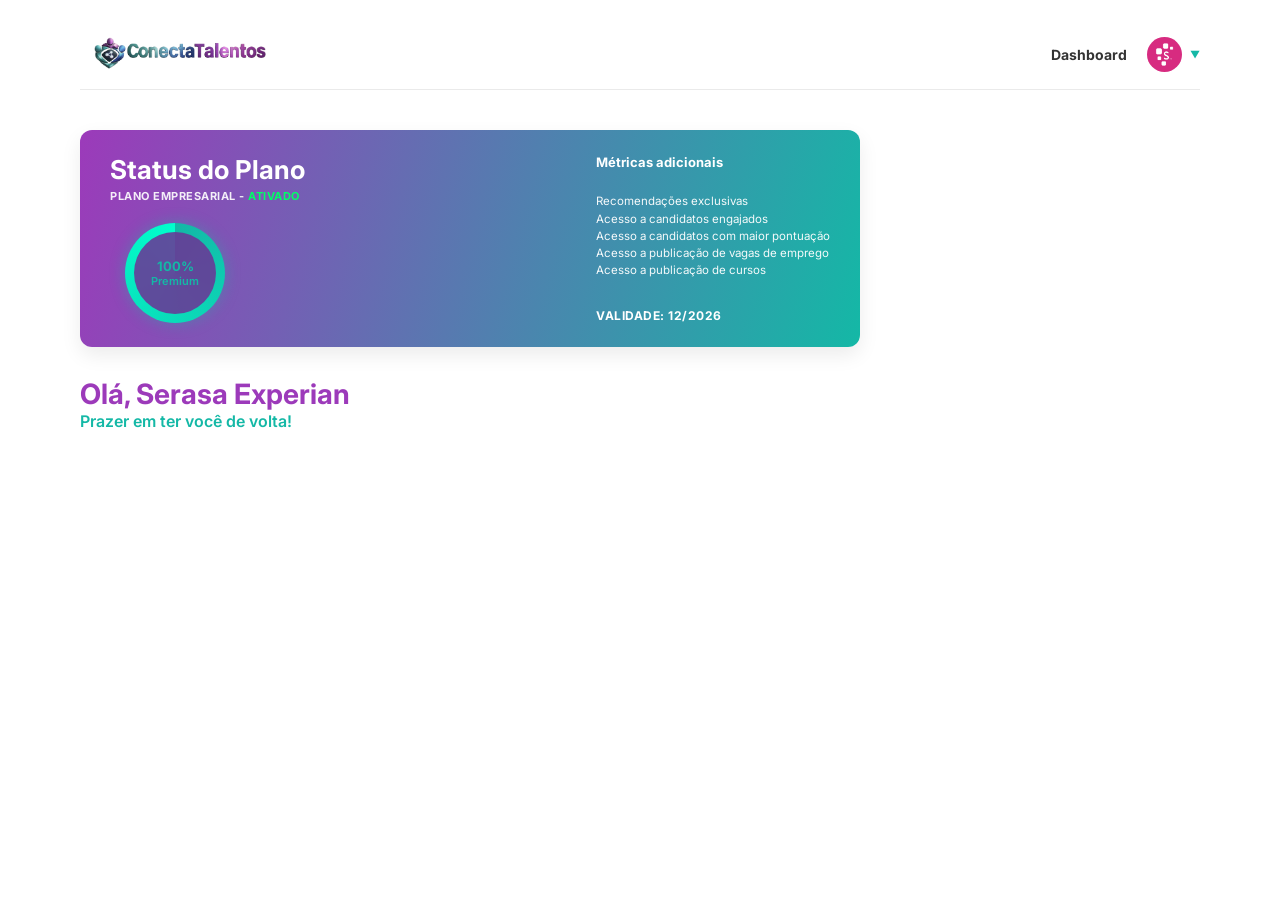
<file: empresa.html>
<!DOCTYPE html>
<html lang="pt-BR">

<head>
    <meta charset="UTF-8">
    <meta name="viewport" content="width=device-width, initial-scale=1.0">
    <title>Dashboard Empresa</title>

    <link rel="preconnect" href="https://fonts.googleapis.com">
    <link rel="preconnect" href="https://fonts.gstatic.com" crossorigin>
    <link
        href="https://fonts.googleapis.com/css2?family=Inter:wght@400;500;700&family=Poppins:wght@400;600;700&display=swap"
        rel="stylesheet">

    <link rel="icon" type="image/svg+xml" href="assets/Logo.png" />
    <link rel="stylesheet" href="assets/Css/variables.css">
    <link rel="stylesheet" href="assets/Css/styleempresa.css">
    <script src="empresa.js"></script>
</head>

<body>

    <header>
        <div class="logo">
            <a href="empresa.html">
                <img src="assets/Conecta.png" alt="Logo ConectaTalentos">
            </a>
        </div>

        <div class="header-usuario">
            <a href="empresa.html" class="link-dashboard">Dashboard</a>

            <div class="perfil-drop" id="btn-perfil">
                <img src="assets/perfildousuario.jpg" alt="Foto de Perfil" class="avatar">
                <span class="seta-drop" id="seta-menu">▼</span>
            </div>

            <!-- Menu Corporativo Dropdown -->
            <div class="menu-corporativo" id="menu-corporativo">
                <div class="menu-header">
                    <span class="menu-dots"></span>
                    <h3>Menu Corporativo</h3>
                </div>

                <nav class="menu-links">
                    <a href="cadastrovaga.html" class="btn-menu">💼 Cadastrar vagas</a>
                    <a href="cadastrocurso.html" class="btn-menu">💻 Cadastrar cursos</a>
                    <a href="#" class="btn-menu">📄 Currículos enviados</a>
                    <a href="#" class="btn-menu">📊 Relatório de engajamento</a>
                    <a href="#" class="btn-menu">⚙️ Configurações</a>
                </nav>

                <div class="menu-footer">
                    <a href="index.html" class="btn-sair">🚪 Sair</a>
                </div>
            </div>
        </div>
    </header>

    <!-- ÁREA PRINCIPAL COM O PAINEL -->
    <main class="dashboard-container">
        <!-- Card Status do Plano -->
        <div class="card-status-plano">
            <!-- Coluna da Esquerda: Título, Badge e Anel Progressivo -->
            <div class="plano-info-left">
                <h2>Status do Plano</h2>
                <p class="plano-badge">PLANO EMPRESARIAL - <span class="ativado">ATIVADO</span></p>

                <!-- Circulo Gradiente de 100% Premium -->
                <div class="circle-progress">
                    <div class="circle-inner">
                        <span class="porcentagem">100%</span>
                        <span class="label-premium">Premium</span>
                    </div>
                </div>
            </div>

            <!-- Coluna da Direita: Métricas e Validade -->
            <div class="plano-info-right">
                <h3>Métricas adicionais</h3>
                <ul class="lista-metricas">
                    <li>Recomendações exclusivas</li>
                    <li>Acesso a candidatos engajados</li>
                    <li>Acesso a candidatos com maior pontuação</li>
                    <li>Acesso a publicação de vagas de emprego</li>
                    <li>Acesso a publicação de cursos</li>
                </ul>
                <div class="plano-validade">
                    VALIDADE: <span>12/2026</span>
                </div>
            </div>
        </div>

        <!-- Mensagem de Boas-Vindas -->
        <div class="saudacao">
            <h1>Olá, Serasa Experian</h1>
            <p>Prazer em ter você de volta!</p>
        </div>
    </main>

</body>

</html>
</file>
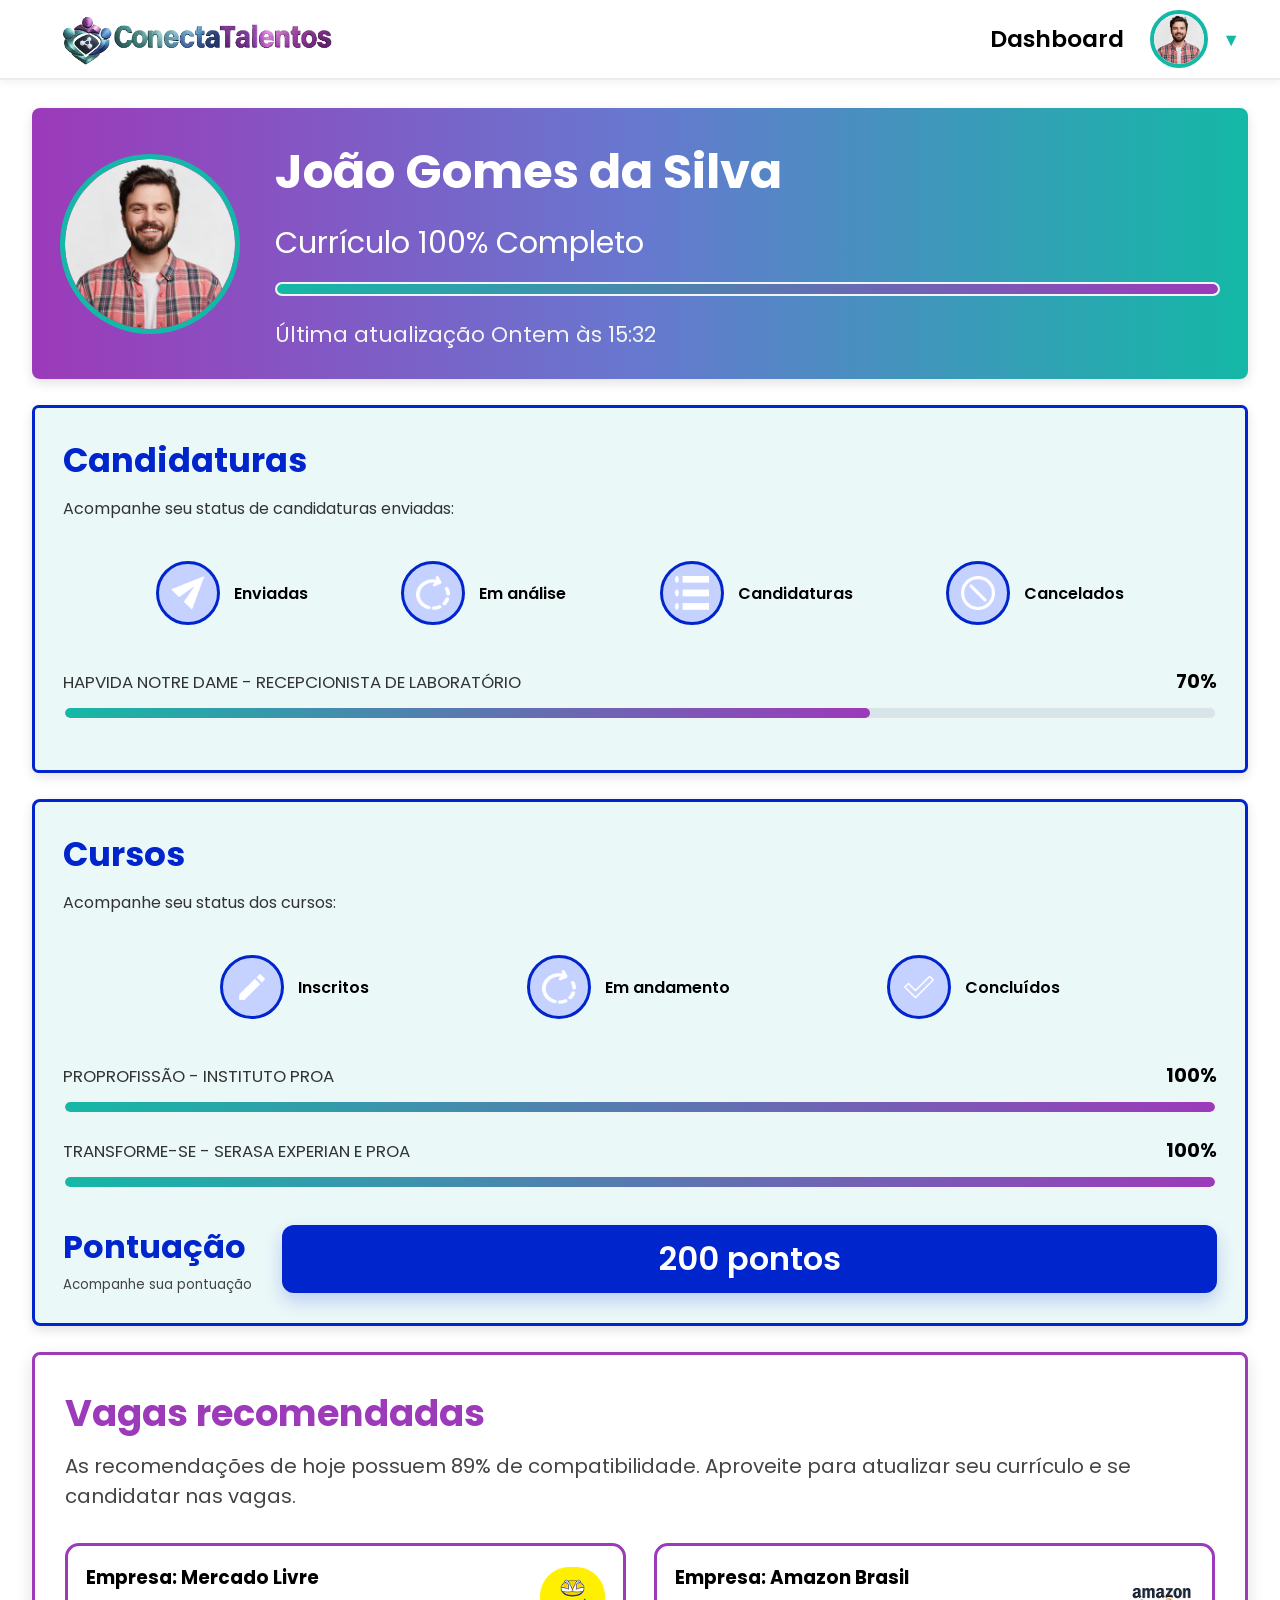
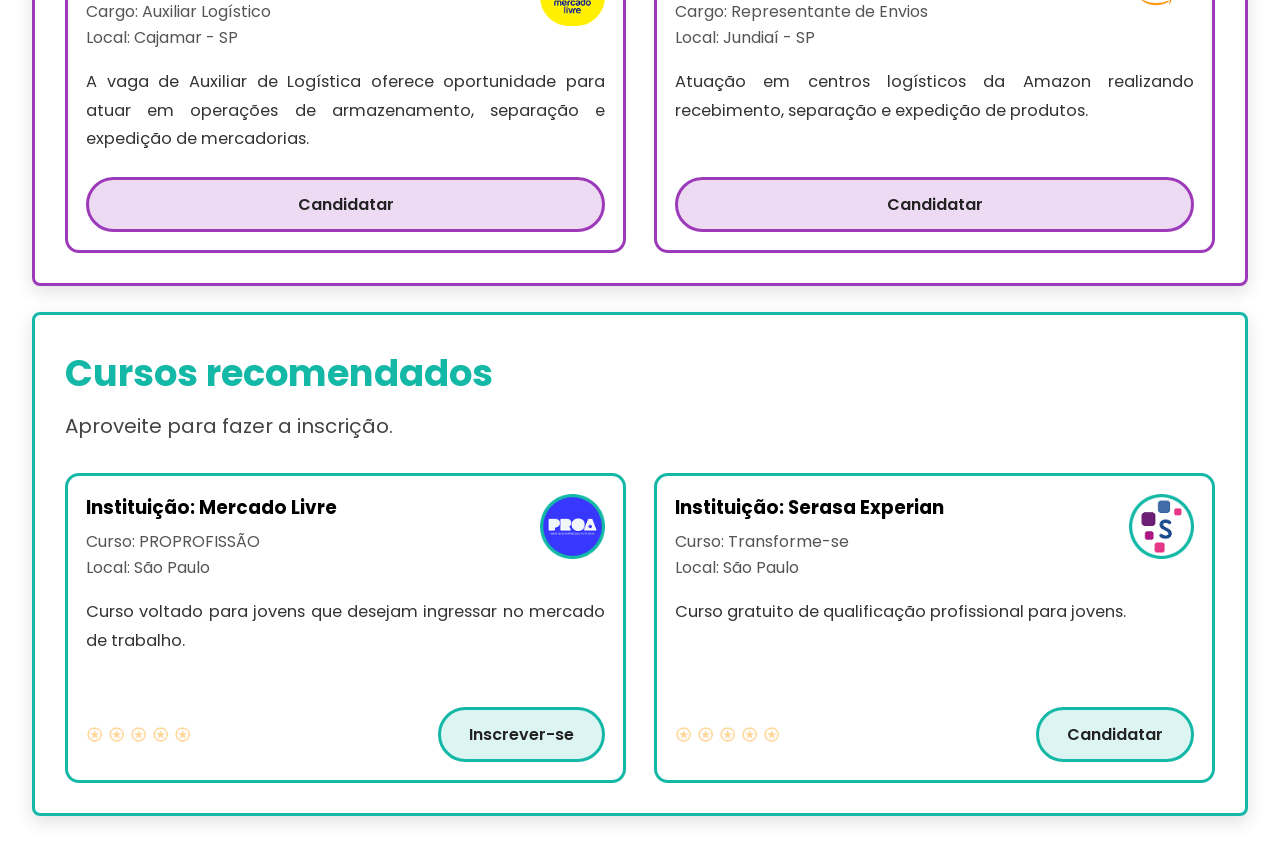
<file: Usuario.html>
<!doctype html>
<html lang="pt-BR">

<head>
  <meta charset="UTF-8" />
  <meta name="viewport" content="width=device-width, initial-scale=1.0" />
  <title>Dashboard</title>

  <link rel="preconnect" href="https://fonts.googleapis.com" />
  <link rel="preconnect" href="https://fonts.gstatic.com" crossorigin />
  <link
    href="https://fonts.googleapis.com/css2?family=Inter:wght@400;500;700&family=Poppins:wght@400;600;700&display=swap"
    rel="stylesheet" />

  <link rel="icon" type="image/svg+xml" href="assets/Logo.png" />
  <link rel="stylesheet" href="assets/Css/variables.css" />
  <link rel="stylesheet" href="assets/Css/styleusuario.css" />
  <script src="empresa.js"></script>
</head>

<body>

  <header>
    <div class="logo">
      <a href="usuario.html">
        <img src="assets/Conecta.png" alt="Logo ConectaTalentos" />
      </a>
    </div>

    <div class="header-usuario">
      <a href="Usuario.html" class="link-dashboard">Dashboard</a>

      <div class="perfil-drop" id="btn-perfil">
        <img src="assets/Usuario/João.png" alt="Foto de Perfil" class="avatar" />
        <span class="seta-drop" id="seta-menu">▼</span>
      </div>

      <!-- Menu Corporativo Dropdown -->
      <div class="menu-corporativo" id="menu-corporativo">
        <div class="menu-header">
          <span class="menu-dots"></span>
          <h3>Ações Rapidas</h3>
        </div>

        <nav class="menu-links">
          <a href="curriculo.html" class="btn-menu">📄 Editar Curriculo</a>
        </nav>

        <div class="menu-footer">
          <a href="index.html" class="btn-sair">🚪 Sair</a>
        </div>
      </div>
    </div>
  </header>

  <main class="dashboard">
    <!-- Perfil -->
    <section class="card perfil">
      <img src="assets/Usuario/João.png" alt="Foto do usuário" />

      <div class="info">
        <h2>João Gomes da Silva</h2>

        <span>Currículo 100% Completo</span>

        <div class="barra">
          <div class="progresso" style="width: 100%"></div>
        </div>

        <small>Última atualização Ontem às 15:32</small>
      </div>
    </section>

    <!-- Candidaturas -->
    <section class="card card-candidaturas">
      <h2>Candidaturas</h2>
      <p>Acompanhe seu status de candidaturas enviadas:</p>

      <div class="status">
        <div class="item">
          <div class="icone"><img src="assets/Usuario/aviao.png" /></div>
          <span>Enviadas</span>
        </div>

        <div class="item">
          <div class="icone"><img src="assets/Usuario/circulo.png" /></div>
          <span>Em análise</span>
        </div>

        <div class="item">
          <div class="icone"><img src="assets/Usuario/menu.png" /></div>
          <span>Candidaturas</span>
        </div>

        <div class="item">
          <div class="icone"><img src="assets/Usuario/proibido.png" /></div>
          <span>Cancelados</span>
        </div>
      </div>

      <div class="vaga">
        <span>HAPVIDA NOTRE DAME - RECEPCIONISTA DE LABORATÓRIO</span>
        <strong>70%</strong>
      </div>

      <div class="barra">
        <div class="progresso" style="width: 70%"></div>
      </div>
    </section>

    <!-- Cursos -->
    <section class="card card-status-cursos">
      <h2>Cursos</h2>
      <p>Acompanhe seu status dos cursos:</p>

      <div class="status">
        <div class="item">
          <div class="icone"><img src="assets/Usuario/lapis.png" /></div>
          <span>Inscritos</span>
        </div>

        <div class="item">
          <div class="icone"><img src="assets/Usuario/circulo.png" /></div>
          <span>Em andamento</span>
        </div>

        <div class="item">
          <div class="icone"><img src="assets/Usuario/checkmark.png" /></div>
          <span>Concluídos</span>
        </div>
      </div>

      <div class="curso">
        <span>PROPROFISSÃO - INSTITUTO PROA</span>
        <strong>100%</strong>
      </div>

      <div class="barra">
        <div class="progresso" style="width: 100%"></div>
      </div>

      <div class="curso">
        <span>TRANSFORME-SE - SERASA EXPERIAN E PROA</span>
        <strong>100%</strong>
      </div>

      <div class="barra">
        <div class="progresso" style="width: 100%"></div>
      </div>

      <div class="pontuacao">
        <div>
          <span>Pontuação</span>

          <small>Acompanhe sua pontuação</small>
        </div>

        <div class="pontos">200 pontos</div>
      </div>
    </section>

    <section class="card-recomendacoes">
      <h2>Vagas recomendadas</h2>

      <p>
        As recomendações de hoje possuem 89% de compatibilidade. Aproveite
        para atualizar seu currículo e se candidatar nas vagas.
      </p>

      <div class="grid-cards">
        <article class="recomendacao">
          <div class="topo-card">
            <div>
              <strong>Empresa: Mercado Livre</strong>

              <small>
                Cargo: Auxiliar Logístico
                <br />
                Local: Cajamar - SP
              </small>
            </div>

            <img src="assets/Usuario/Mercado.png" alt="foto do mercado livre" />
          </div>

          <p>
            A vaga de Auxiliar de Logística oferece oportunidade para atuar em
            operações de armazenamento, separação e expedição de mercadorias.
          </p>

          <button>Candidatar</button>
        </article>

        <article class="recomendacao">
          <div class="topo-card">
            <div>
              <strong>Empresa: Amazon Brasil</strong>

              <small>
                Cargo: Representante de Envios
                <br />
                Local: Jundiaí - SP
              </small>
            </div>

            <img src="assets/Usuario/Amazon.png" alt="foto do amazon" />
          </div>

          <p>
            Atuação em centros logísticos da Amazon realizando recebimento,
            separação e expedição de produtos.
          </p>

          <button>Candidatar</button>
        </article>
      </div>
    </section>

    <section class="card-cursos">
      <h2>Cursos recomendados</h2>

      <p>Aproveite para fazer a inscrição.</p>

      <div class="grid-cards">
        <article class="recomendacao">
          <div class="topo-card">
            <div>
              <strong>Instituição: Mercado Livre</strong>

              <small>
                Curso: PROPROFISSÃO
                <br />
                Local: São Paulo
              </small>
            </div>

            <img src="assets/Usuario/Proa.png" alt="Foto do Proa" />
          </div>

          <p>
            Curso voltado para jovens que desejam ingressar no mercado de
            trabalho.
          </p>

          <div class="rodape-card">
            <div class="avaliacao">
              <img alt="Estrela" class="classificacao" src="assets/Cursos/Estrela.png" /><img alt="Estrela"
                class="classificacao" src="assets/Cursos/Estrela.png" /><img alt="Estrela" class="classificacao"
                src="assets/Cursos/Estrela.png" /><img alt="Estrela" class="classificacao"
                src="assets/Cursos/Estrela.png" /><img alt="Estrela" class="classificacao"
                src="assets/Cursos/Estrela.png" />
            </div>

            <button>Inscrever-se</button>
          </div>
        </article>

        <article class="recomendacao">
          <div class="topo-card">
            <div>
              <strong>Instituição: Serasa Experian</strong>

              <small>
                Curso: Transforme-se
                <br />
                Local: São Paulo
              </small>
            </div>

            <img src="assets/Usuario/Serasa.png" alt="foto do Serasa" />
          </div>

          <p>Curso gratuito de qualificação profissional para jovens.</p>

          <div class="rodape-card">
            <div class="avaliacao">
              <img alt="Estrela" class="classificacao" src="assets/Cursos/Estrela.png" /><img alt="Estrela"
                class="classificacao" src="assets/Cursos/Estrela.png" /><img alt="Estrela" class="classificacao"
                src="assets/Cursos/Estrela.png" /><img alt="Estrela" class="classificacao"
                src="assets/Cursos/Estrela.png" /><img alt="Estrela" class="classificacao"
                src="assets/Cursos/Estrela.png" />
            </div>

            <button>Candidatar</button>
          </div>
        </article>
      </div>
    </section>
  </main>
</body>

</html>
</file>
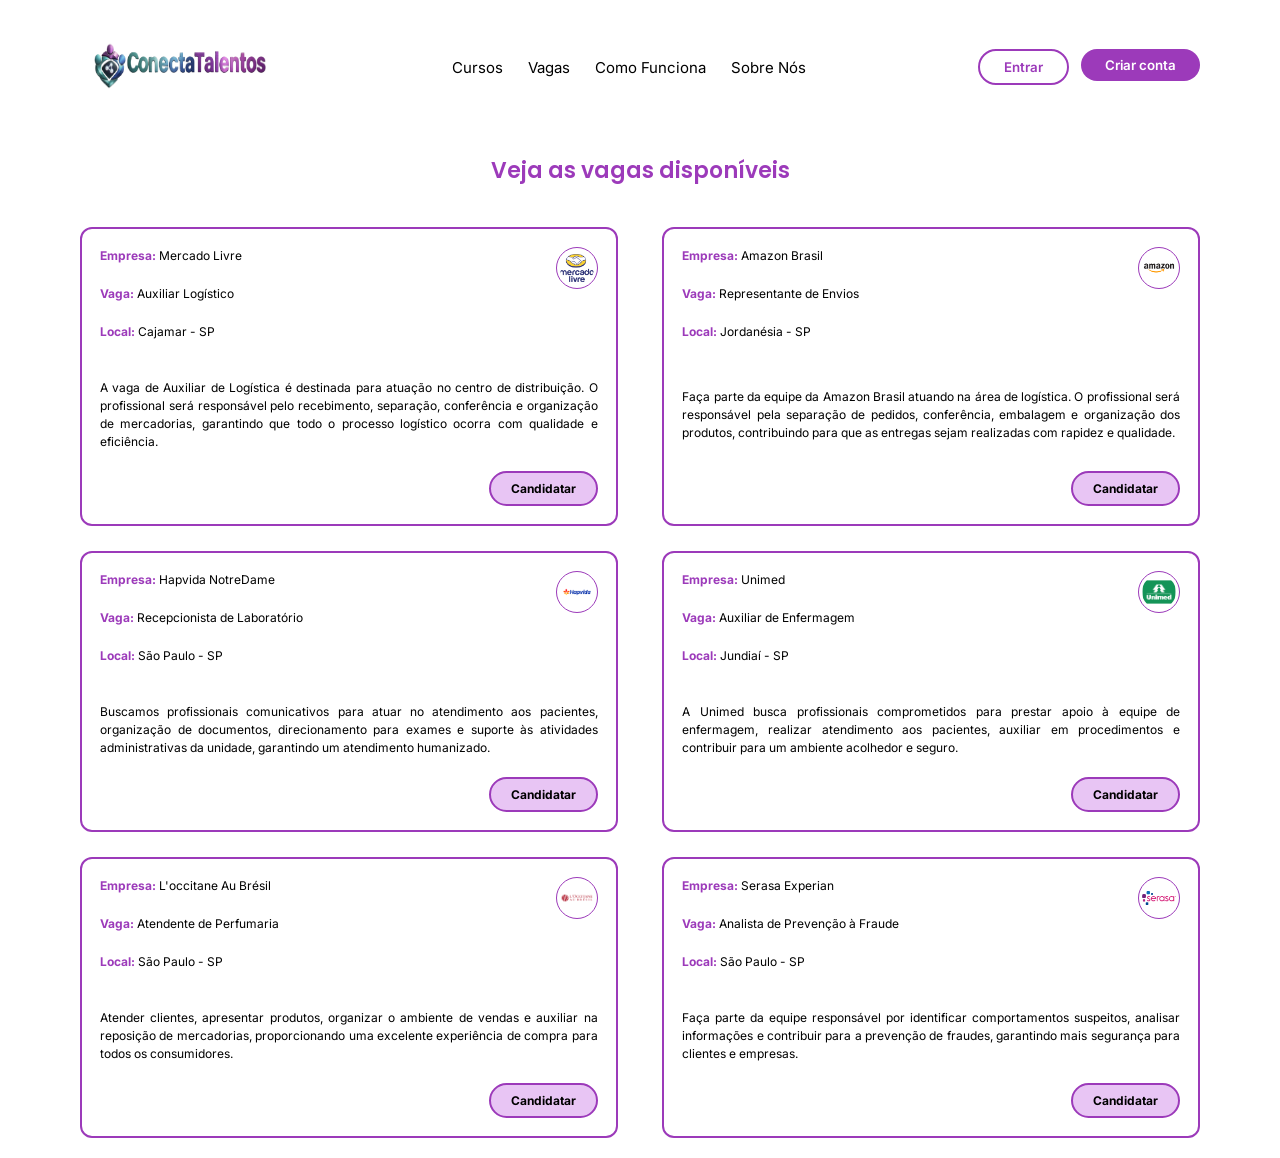
<file: vagas.html>
<!DOCTYPE html>
<html lang="pt-BR">

<head>
    <meta charset="UTF-8">
    <meta name="viewport" content="width=device-width, initial-scale=1.0">
    <title>Vagas</title>

    <link href="assets/Logo.png" rel="icon" type="image/svg+xml" />
    <link rel="preconnect" href="https://fonts.googleapis.com">
    <link rel="preconnect" href="https://fonts.gstatic.com" crossorigin>

    <link
        href="https://fonts.googleapis.com/css2?family=Inter:wght@400;500;600;700&family=Poppins:wght@400;500;600;700&display=swap"
        rel="stylesheet">

    <link rel="stylesheet" href="assets/Css/stylevagas.css">
</head>

<body>

    <header>
        <div class="logo">
            <a href="index.html">
                <img src="assets/Conecta.png" alt="Logo ConectaTalentos">
            </a>
        </div>

        <nav>
            <a href="Cursos.html">Cursos</a>
            <a href="vagas.html">Vagas</a>
            <a href="#">Como Funciona</a>
            <a href="#">Sobre Nós</a>
        </nav>

        <div class="botoes-header">
            <a href="Login.html">
                <button class="botao-entrar">Entrar</button>
            </a>
            <a href="SignUp.html">
                <button class="botao-criar">Criar conta</button>
            </a>
        </div>

    </header>

    <main>

        <section class="titulo">
            <h2>Veja as vagas disponíveis</h2>
        </section>

        <section class="vagas">

            <div class="card-vaga">

                <div class="cabecalho-card">

                    <div class="informacoes">
                        <p><strong>Empresa:</strong> Mercado Livre</p>
                        <p><strong>Vaga:</strong> Auxiliar Logístico</p>
                        <p><strong>Local:</strong> Cajamar - SP</p>
                    </div>

                    <img src="assets/pictures/mercadolivre.png" alt="Mercado Livre">

                </div>

                <p>
                    A vaga de Auxiliar de Logística é destinada para atuação no centro de distribuição.
                    O profissional será responsável pelo recebimento, separação, conferência e organização
                    de mercadorias, garantindo que todo o processo logístico ocorra com qualidade e eficiência.
                </p>

                <button class="botao-candidatar">
                    Candidatar
                </button>

            </div>

            <div class="card-vaga">

                <div class="cabecalho-card">

                    <div class="informacoes">
                        <p><strong>Empresa:</strong> Amazon Brasil</p>
                        <p><strong>Vaga:</strong> Representante de Envios</p>
                        <p><strong>Local:</strong> Jordanésia - SP</p>
                    </div>

                    <img src="assets/pictures/amazon.png" alt="Amazon">

                </div>

                <p>
                    Faça parte da equipe da Amazon Brasil atuando na área de logística.
                    O profissional será responsável pela separação de pedidos, conferência,
                    embalagem e organização dos produtos, contribuindo para que as entregas
                    sejam realizadas com rapidez e qualidade.
                </p>

                <button class="botao-candidatar">
                    Candidatar
                </button>

            </div>

            <div class="card-vaga">

                <div class="cabecalho-card">

                    <div class="informacoes">
                        <p><strong>Empresa:</strong> Hapvida NotreDame</p>
                        <p><strong>Vaga:</strong> Recepcionista de Laboratório</p>
                        <p><strong>Local:</strong> São Paulo - SP</p>
                    </div>

                    <img src="assets/pictures/hapvida.png" alt="Hapvida">

                </div>

                <p>
                    Buscamos profissionais comunicativos para atuar no atendimento aos
                    pacientes, organização de documentos, direcionamento para exames e
                    suporte às atividades administrativas da unidade, garantindo um
                    atendimento humanizado.
                </p>

                <button class="botao-candidatar">
                    Candidatar
                </button>

            </div>

            <div class="card-vaga">

                <div class="cabecalho-card">

                    <div class="informacoes">
                        <p><strong>Empresa:</strong> Unimed</p>
                        <p><strong>Vaga:</strong> Auxiliar de Enfermagem</p>
                        <p><strong>Local:</strong> Jundiaí - SP</p>
                    </div>

                    <img src="assets/pictures/unimed.png" alt="Unimed">

                </div>

                <p>
                    A Unimed busca profissionais comprometidos para prestar apoio à equipe
                    de enfermagem, realizar atendimento aos pacientes, auxiliar em
                    procedimentos e contribuir para um ambiente acolhedor e seguro.
                </p>

                <button class="botao-candidatar">
                    Candidatar
                </button>

            </div>

            <div class="card-vaga">

                <div class="cabecalho-card">

                    <div class="informacoes">
                        <p><strong>Empresa:</strong> L'occitane Au Brésil</p>
                        <p><strong>Vaga:</strong> Atendente de Perfumaria</p>
                        <p><strong>Local:</strong> São Paulo - SP</p>
                    </div>

                    <img src="assets/pictures/loccitane.png" alt="Loccitane">

                </div>

                <p>
                    Atender clientes, apresentar produtos, organizar o ambiente de vendas
                    e auxiliar na reposição de mercadorias, proporcionando uma excelente
                    experiência de compra para todos os consumidores.
                </p>

                <button class="botao-candidatar">
                    Candidatar
                </button>

            </div>

            <div class="card-vaga">

                <div class="cabecalho-card">

                    <div class="informacoes">
                        <p><strong>Empresa:</strong> Serasa Experian</p>
                        <p><strong>Vaga:</strong> Analista de Prevenção à Fraude</p>
                        <p><strong>Local:</strong> São Paulo - SP</p>
                    </div>

                    <img src="assets/pictures/serasa.png" alt="Serasa">

                </div>

                <p>
                    Faça parte da equipe responsável por identificar comportamentos
                    suspeitos, analisar informações e contribuir para a prevenção de
                    fraudes, garantindo mais segurança para clientes e empresas.
                </p>

                <button class="botao-candidatar">
                    Candidatar
                </button>

            </div>

        </section>

    </main>


</body>

</html>
</file>
<file: assets/Css/styleindex.css>
* {
    margin: 0;
    padding: 0;
    box-sizing: border-box;
    font-family: 'Inter', Arial, sans-serif;
}

body {
    background: #ffffff;
    padding: 20px 80px;
    color: #000000;
}

header {
    display: flex;
    justify-content: space-between;
    align-items: center;
    padding: 20px 0;
}

.logo {
    display: flex;
    align-items: center;
    gap: 10px;
}

.logo img {
    width: 200px;
    height: 50px;
}

.logo h2 {
    color: #9D3AB9;
    font-weight: 700;
    font-size: 24px;
}

nav {
    display: flex;
    gap: 25px;
}

nav a {
    text-decoration: none;
    color: #000000;
    font-size: 15px;
    font-weight: 400;
}

nav a:hover {
    color: #9D3AB9;
}

.botoes-header {
    display: flex;
    gap: 15px;
}

.botao-entrar {
    background: white;
    color: #9D3AB9;
    border: 1.5px solid #9D3AB9;
    border-radius: 20px;
    padding: 8px 24px;
    font-weight: 700;
    cursor: pointer;
}

.botao-criar {
    background: #9D3AB9;
    color: white;
    border: none;
    border-radius: 20px;
    padding: 8px 24px;
    font-weight: 700;
    cursor: pointer;
}

.hero {
    display: flex;
    justify-content: space-between;
    align-items: center;
    margin-top: 40px;
    gap: 40px;
}

.texto {
    max-width: 550px;
}

.tag {
    display: inline-block;
    background: #DBF5F0;
    color: #1DB7A3;
    padding: 6px 16px;
    margin-bottom: 24px;
    border-radius: 20px;
    font-size: 14px;
    font-weight: 700;
}

.texto h1 {
    font-size: 44px;
    line-height: 1.2;
    margin-bottom: 20px;
    font-weight: 700;
    color: #000000;
}

.purple {
    color: #9D3AB9;
}

.green {
    color: #1DB7A3;
}

.texto p {
    color: #666666;
    font-size: 16px;
    line-height: 1.5;
    margin-bottom: 30px;
}

.acoes {
    display: flex;
    gap: 15px;
    margin-bottom: 40px;
}

.botao-roxo {
    background: #9D3AB9;
    color: white;
    border: none;
    padding: 12px 28px;
    border-radius: 8px;
    font-weight: 700;
    cursor: pointer;
}

.botao-branco-icone {
    background: white;
    color: #9D3AB9;
    border: 2px solid #9D3AB9;
    padding: 12px 28px;
    border-radius: 8px;
    font-weight: 700;
    cursor: pointer;
    display: flex;
    align-items: center;
    gap: 8px;
}

.play-icon {
    font-size: 12px;
}

.cards-hero {
    display: flex;
    gap: 30px;
    border-top: 1px solid #EAEAEA;
    padding-top: 25px;
}

.card-hero {
    display: flex;
    align-items: center;
    gap: 12px;
    flex: 1;
}

.card-hero img {
    width: 32px;
    height: 32px;
}

.card-hero h4 {
    font-size: 13px;
    font-weight: 700;
    color: #000;
    margin-bottom: 2px;
}

.card-hero p {
    font-size: 11px;
    color: #666666;
    margin-bottom: 0;
}

.imagem {
    position: relative;
}

.imagem img {
    width: 520px;
    border-radius: 24px;
    display: block;
}

.card-imagem {
    position: absolute;
    left: -30px;
    bottom: 40px;
    background: #ffffff;
    padding: 15px 20px;
    border-radius: 16px;
    box-shadow: 0 10px 30px rgba(0, 0, 0, 0.08);
    display: flex;
    align-items: center;
    gap: 12px;
    width: 240px;
}

.avatar-group {
    font-size: 24px;
    background: #E6F7F3;
    padding: 8px;
    border-radius: 50%;
}

.card-imagem h3 {
    font-size: 16px;
    font-weight: 700;
    color: #000;
}

.card-imagem p {
    font-size: 11px;
    color: #666666;
}

.info {
    text-align: center;
    margin-top: 80px;
    margin-bottom: 40px;
}

.selo {
    color: #1DB7A3;
    font-weight: 700;
    font-size: 13px;
    letter-spacing: 1px;
}

.info h2 {
    font-size: 32px;
    font-weight: 700;
    margin-top: 10px;
    margin-bottom: 10px;
}

.subtitulo {
    color: #666663;
    font-size: 16px;
}

.cards {
    display: flex;
    justify-content: space-between;
    gap: 20px;
    margin-bottom: 80px;
}

.card {
    background: #ffffff;
    flex: 1;
    padding: 30px 24px;
    border-radius: 16px;
    box-shadow: 0 8px 24px rgba(0, 0, 0, 0.06);
    display: flex;
    flex-direction: column;
    align-items: flex-start;
}

.card-icon {
    font-size: 20px;
    padding: 10px;
    border-radius: 12px;
    margin-bottom: 20px;
}

.purple-bg {
    background: #F1C0FE;
}

.green-bg {
    background: #DBF5F0;
}

.orange-bg {
    background: #FED69A;
}

.blue-bg {
    background: #89CEFF;
}

.card h3 {
    font-size: 18px;
    font-weight: 700;
    margin-bottom: 12px;
}

.card p {
    color: #666666;
    font-size: 14px;
    line-height: 1.5;
    margin-bottom: 20px;
    flex-grow: 1;
}

.card-link {
    text-decoration: none;
    font-weight: 700;
    font-size: 14px;
    display: flex;
    align-items: center;
    gap: 5px;
}

.purple-text {
    color: #9D3AB9;
}

.green-text {
    color: #1DB7A3;
}

.orange-text {
    color: #F69B51;
}

.blue-text {
    color: #0024D3;
}

.institucional {
    display: flex;
    gap: 30px;
    margin-bottom: 80px;
}

.sobre-card,
.como-funciona-card {
    flex: 1;
    padding: 35px;
    background: #ffffff;
    border: 1px solid #EAEAEA;
    border-radius: 16px;
    box-shadow: 0 4px 20px rgba(0, 0, 0, 0.02);
}

.sobre-card h2 {
    color: #9D3AB9;
    margin-bottom: 20px;
    font-size: 28px;
}

.como-funciona-card h2 {
    color: #1DB7A3;
    margin-bottom: 20px;
    font-size: 28px;
}

.sobre-card p,
.como-funciona-card p {
    color: #333333;
    font-size: 14px;
    line-height: 1.6;
    margin-bottom: 15px;
}

.sobre-card p:last-child,
.como-funciona-card p:last-child {
    margin-bottom: 0;
}

footer {
    background: #E6F7F3;
    margin: 0 -80px -20px -80px;
    padding: 40px 80px 20px 80px;
}

.footer-top {
    display: flex;
    justify-content: space-between;
    align-items: center;
    border-bottom: 1px solid rgba(0, 0, 0, 0.06);
    padding-bottom: 25px;
    margin-bottom: 20px;
}

.footer-contato {
    display: flex;
    gap: 30px;
    font-size: 14px;
    color: #333333;
}

.footer-bottom {
    display: flex;
    justify-content: space-between;
    align-items: center;
    font-size: 13px;
    color: #666666;
}
</file>
<file: assets/Css/variables.css>
:root {
  /* Paleta */
  --clr-pri: #9c3aba;
  --clr-prilight: #f1c1ff;
  --clr-sec: #14b8a6;
  --clr-seclight: #e6f7f3;
  --clr-tri: #0025cc;
  --clr-trilight: #ACBBFF;
  --clr-trilighter: #89CFF0;
  --clr-qua: #FF751F;
  --clr-qualight: #FFD699;
  --clr-bg: #000000;
  --clr-gray: #383838;
  --clr-white: #FFFFFF;

  /* Tipografia */
  --font-pri: "Poppins", sans-serif;
  --font-sec: "Inter", sans-serif;
}
</file>
<file: assets/Css/styleempresa.css>
/* Import das variáveis se necessário */
@import url('variables.css');

* {
    box-sizing: border-box;
    margin: 0;
    padding: 0;
    font-family: var(--font-sec, 'Inter', sans-serif);
}

body {
    background: #ffffff;
    padding: 20px 80px;
    color: #000000;
}

header {
    display: flex;
    justify-content: space-between;
    align-items: center;
    padding: 15px 0;
    border-bottom: 1px solid #EAEAEA;
    margin-bottom: 40px;
    position: relative;
    /* Necessário para posicionamento do menu */
}

.logo {
    display: flex;
    align-items: center;
    gap: 10px;
}

.logo img {
    width: 200px;
}

.header-usuario {
    display: flex;
    align-items: center;
    gap: 20px;
    position: relative;
    /* Mantém o dropdown alinhado aqui */
}

.link-dashboard {
    text-decoration: none;
    color: #333333;
    font-size: 14px;
    font-weight: 700;
}

.perfil-drop {
    display: flex;
    align-items: center;
    gap: 8px;
    cursor: pointer;
    user-select: none;
}

.avatar {
    width: 35px;
    height: 35px;
    border-radius: 50%;
    background: #ccc;
    object-fit: cover;
}

.seta-drop {
    font-size: 10px;
    color: var(--clr-sec, #1DB7A3);
    transition: transform 0.3s ease;
}

/* --- ESTILO DO MENU CORPORATIVO (DROPDOWN) --- */
.menu-corporativo {
    position: absolute;
    top: 50px;
    right: 0;
    width: 280px;
    background: #FFFFFF;
    border-radius: 12px;
    padding: 20px;
    box-shadow: 0px 8px 24px rgba(0, 0, 0, 0.12);
    border: 1px solid #EAEAEA;
    z-index: 1000;

    /* Animação e estado oculto (subido) */
    opacity: 0;
    visibility: hidden;
    transform: translateY(-15px);
    transition: all 0.3s ease;
}

/* Classe ativada pelo JS (visível/descido) */
.menu-corporativo.ativo {
    opacity: 1;
    visibility: visible;
    transform: translateY(0);
}

.menu-header {
    text-align: center;
    margin-bottom: 15px;
    position: relative;
}

.menu-dots {
    position: absolute;
    left: 0;
    top: 0;
    color: #ACBBFF;
    font-weight: bold;
}

.menu-header h3 {
    font-size: 15px;
    font-weight: 700;
    color: #222;
}

.menu-links {
    display: flex;
    flex-direction: column;
    gap: 10px;
}

.btn-menu,
.btn-sair {
    display: flex;
    align-items: center;
    gap: 10px;
    padding: 10px 14px;
    border: 1px solid #D0D0D0;
    border-radius: 8px;
    text-decoration: none;
    color: #222222;
    font-size: 14px;
    font-weight: 700;
    transition: background 0.2s, border-color 0.2s;
}

.btn-menu:hover {
    background-color: #F8F9FA;
    border-color: #9D3AB9;
}

.menu-footer {
    margin-top: 25px;
}

.btn-sair {
    border-color: #CCCCCC;
}

.btn-sair:hover {
    background-color: #FFF0F0;
    border-color: #FF4D4D;
    color: #D32F2F;
}

/* Rotação da setinha quando ativo */
.seta-drop.girar {
    transform: rotate(180deg);
}



/* --- LAYOUT PRINCIPAL DO DASHBOARD --- */
.dashboard-container {
    max-width: 780px;
    /* Largura proporcional ao design */
}

/* --- CARD STATUS DO PLANO --- */
.card-status-plano {
    background: linear-gradient(105deg, var(--clr-pri, #9c3aba) 0%, var(--clr-sec, #14b8a6) 100%);
    border-radius: 12px;
    padding: 24px 30px;
    color: var(--clr-white, #FFFFFF);
    display: flex;
    justify-content: space-between;
    gap: 30px;
    box-shadow: 0px 8px 20px rgba(0, 0, 0, 0.08);
}

/* Coluna Esquerda */
.plano-info-left {
    display: flex;
    flex-direction: column;
}

.plano-info-left h2 {
    font-size: 26px;
    font-weight: 700;
    margin-bottom: 4px;
}

.plano-badge {
    font-size: 11px;
    font-weight: 700;
    letter-spacing: 0.5px;
    margin-bottom: 20px;
    color: rgba(255, 255, 255, 0.9);
}

.plano-badge .ativado {
    color: #00FF66;
    /* Verde em destaque */
}

/* Círculo Gráfico */
.circle-progress {
    width: 100px;
    height: 100px;
    border-radius: 50%;
    background: conic-gradient(var(--clr-sec, #14b8a6) 0%, #00FFCC 100%);
    display: flex;
    align-items: center;
    justify-content: center;
    margin-left: 15px;
    box-shadow: 0 0 15px rgba(20, 184, 166, 0.4);
}

.circle-inner {
    width: 82px;
    height: 82px;
    background: rgba(110, 50, 150, 0.85);
    /* Fundo Roxo Translúcido interno */
    border-radius: 50%;
    display: flex;
    flex-direction: column;
    align-items: center;
    justify-content: center;
}

.porcentagem {
    font-size: 13px;
    font-weight: 700;
    color: var(--clr-sec, #14b8a6);
}

.label-premium {
    font-size: 11px;
    font-weight: 600;
    color: var(--clr-sec, #14b8a6);
}

/* Coluna Direita */
.plano-info-right {
    display: flex;
    flex-direction: column;
    justify-content: space-between;
}

.plano-info-right h3 {
    font-size: 13px;
    font-weight: 700;
    margin-bottom: 10px;
}

.lista-metricas {
    list-style: none;
    font-size: 11.5px;
    line-height: 1.5;
    opacity: 0.95;
}

.plano-validade {
    font-size: 12px;
    font-weight: 700;
    margin-top: 15px;
    letter-spacing: 0.5px;
}

/* --- SAUDAÇÃO --- */
.saudacao {
    margin-top: 30px;
}

.saudacao h1 {
    font-size: 28px;
    color: var(--clr-pri, #9c3aba);
    font-weight: 700;
}

.saudacao p {
    font-size: 16px;
    color: var(--clr-sec, #14b8a6);
    font-weight: 600;
}
</file>
<file: assets/Css/stylecurso.css>
/* --- CONTAINER E TÍTULO DO FORMULÁRIO --- */
.vagas-container {
    max-width: 850px;
    margin: 20px 0;
}

.titulo-secao {
    font-size: 22px;
    font-weight: 700;
    margin-bottom: 25px;
}

/* Classe para o título verde/turquesa */
.titulo-secao.verde {
    color: var(--clr-sec, #14b8a6);
}

/* --- CARD EXTERNO DO FORMULÁRIO --- */
.card-formulario {
    background: #ffffff;
    border: 1px solid #333333;
    border-radius: 12px;
    padding: 35px 30px 25px 30px;
    box-shadow: 0 4px 12px rgba(0, 0, 0, 0.05);
    display: flex;
    flex-direction: column;
    gap: 20px;
}

/* --- CAMPOS DE ENTRADA (INPUTS E TEXTAREA) --- */
.form-group {
    display: flex;
    flex-direction: column;
    gap: 6px;
}

.form-group label {
    font-size: 14px;
    font-weight: 700;
    color: #000000;
}

.form-group input,
.form-group textarea {
    width: 100%;
    padding: 12px 14px;
    border: 1px solid #666666;
    border-radius: 6px;
    font-size: 14px;
    font-family: inherit;
    outline: none;
    background-color: #ffffff;
    transition: border-color 0.2s, box-shadow 0.2s;
}

.form-group input:focus,
.form-group textarea:focus {
    border-color: var(--clr-sec, #14b8a6);
    box-shadow: 0 0 0 3px rgba(20, 184, 166, 0.15);
}

.form-group textarea {
    resize: vertical;
    min-height: 220px;
}

/* --- BOTÕES NO CANTO INFERIOR DIREITO --- */
.form-acoes {
    display: flex;
    justify-content: flex-end;
    gap: 15px;
    margin-top: 15px;
}

/* Estilo geral dos botões */
.btn-secundario,
.btn-primario {
    padding: 10px 22px;
    border-radius: 20px;
    font-size: 13px;
    font-weight: 700;
    cursor: pointer;
    transition: all 0.2s ease;
    text-transform: lowercase;
}


.btn-verde {
    border: 2px solid var(--clr-sec, #14b8a6);
    background-color: var(--clr-seclight, #e6f7f3);
    color: #000000;
}

.btn-verde:hover {
    background-color: var(--clr-sec, #14b8a6);
    color: #ffffff;
}
</file>
<file: assets/Css/stylevaga.css>
/* --- CONTAINER E TÍTULO DO FORMULÁRIO --- */
.vagas-container {
    max-width: 850px;
    margin: 20px 0;
}

.titulo-secao {
    color: var(--clr-pri, #9c3aba);
    font-size: 22px;
    font-weight: 700;
    margin-bottom: 25px;
}

/* --- CARD EXTERNO DO FORMULÁRIO --- */
.card-formulario {
    background: #ffffff;
    border: 1px solid #333333;
    border-radius: 12px;
    padding: 35px 30px 25px 30px;
    box-shadow: 0 4px 12px rgba(0, 0, 0, 0.05);
    display: flex;
    flex-direction: column;
    gap: 20px;
}

/* --- CAMPOS DE ENTRADA (INPUTS E TEXTAREA) --- */
.form-group {
    display: flex;
    flex-direction: column;
    gap: 6px;
}

.form-group label {
    font-size: 14px;
    font-weight: 700;
    color: #000000;
}

.form-group input,
.form-group textarea {
    width: 100%;
    padding: 12px 14px;
    border: 1px solid #666666;
    border-radius: 6px;
    font-size: 14px;
    font-family: inherit;
    outline: none;
    background-color: #ffffff;
    transition: border-color 0.2s, box-shadow 0.2s;
}

.form-group input:focus,
.form-group textarea:focus {
    border-color: var(--clr-pri, #9c3aba);
    box-shadow: 0 0 0 3px rgba(156, 58, 186, 0.15);
}

.form-group textarea {
    resize: vertical;
    min-height: 220px;
}

/* --- BOTÕES NO CANTO INFERIOR DIREITO --- */
.form-acoes {
    display: flex;
    justify-content: flex-end;
    gap: 15px;
    margin-top: 15px;
}

.btn-secundario,
.btn-primario {
    padding: 10px 22px;
    border-radius: 20px;
    font-size: 13px;
    font-weight: 700;
    cursor: pointer;
    border: 2px solid var(--clr-pri, #9c3aba);
    background-color: var(--clr-prilight, #f1c1ff);
    color: #000000;
    transition: all 0.2s ease;
    text-transform: lowercase;
}

.btn-secundario:hover,
.btn-primario:hover {
    background-color: var(--clr-pri, #9c3aba);
    color: #ffffff;
}
</file>
<file: assets/Css/stylecurriculo.css>
* {
    margin: 0;
    padding: 0;
    box-sizing: border-box;
}

html {
    scroll-behavior: smooth;
}

body {
    font-family: var(--font-pri);
    background: #fff;
    color: var(--clr-bg);
}


header {

    width: 100%;
    height: 80px;

    display: flex;
    justify-content: space-between;
    align-items: center;

    padding: 0 40px;

    background: var(--clr-white);

    border-bottom: 2px solid #ECECEC;

    box-shadow: 0 2px 8px rgba(0, 0, 0, .06);

    position: sticky;
    top: 0;
    z-index: 999;
}


.logo {

    display: flex;
    align-items: center;
}

.logo img {

    height: 55px;
    display: block;
}


.container-formulario {
    max-width: 850px;
    margin: 0 auto;
    padding-bottom: 60px;
}

.titulo-pagina {
    margin-bottom: 35px;
}

.titulo-pagina h1 {
    color: #9D3AB9;
    font-size: 20px;
    font-weight: 700;
    margin-bottom: 5px;
}

.titulo-pagina p {
    color: #666666;
    font-size: 14px;
}

.card-form {
    background: #ffffff;
    border: 1.5px solid #EAEAEA;
    border-radius: 16px;
    padding: 30px;
    margin-bottom: 30px;
    box-shadow: 0 4px 12px rgba(0, 0, 0, 0.01);
}

.titulo-secao {
    display: flex;
    align-items: center;
    gap: 10px;
    margin-bottom: 25px;
}

.icone-secao {
    font-size: 18px;
}

.titulo-secao h3 {
    color: #9D3AB9;
    font-size: 16px;
    font-weight: 700;
}

.grid-inputs {
    display: flex;
    flex-wrap: wrap;
    gap: 20px;
}

.grid-inputs .grupo-input {
    flex: 1 1 calc(50% - 10px);
}

.grid-inputs.col-3 .grupo-input {
    flex: 1 1 calc(33.333% - 14px);
}

.grid-inputs.col-3-experiencia .grupo-input:nth-child(1),
.grid-inputs.col-3-experiencia .grupo-input:nth-child(2) {
    flex: 1 1 calc(35% - 10px);
}

.grid-inputs.col-3-experiencia .grupo-input:nth-child(3) {
    flex: 1 1 calc(30% - 10px);
}

.grid-inputs.col-idioma .grupo-input {
    flex: 1 1 calc(40% - 10px);
}

.btn-container-idioma {
    flex: 1 1 calc(20% - 10px);
    display: flex;
    align-items: flex-end;
}

.grupo-input {
    display: flex;
    flex-direction: column;
    gap: 8px;
}

.grupo-input.linha-unica {
    width: 100%;
}

.grupo-input label {
    font-size: 13px;
    font-weight: 700;
    color: #000000;
}

.grupo-input input[type="text"],
.grupo-input input[type="email"],
.grupo-input input[type="tel"],
.grupo-input textarea,
.grupo-input select {
    width: 100%;
    padding: 12px 16px;
    border: 1px solid #CCCCCC;
    border-radius: 8px;
    font-size: 14px;
    color: #333333;
    outline: none;
    background: #ffffff;
}

.grupo-input textarea {
    height: 110px;
    resize: none;
}

.grupo-input input::placeholder,
.grupo-input textarea::placeholder {
    color: #999999;
}

.periodo-inputs {
    display: flex;
    align-items: center;
    gap: 8px;
}

.periodo-inputs input {
    width: 100% !important;
}

.periodo-inputs span {
    font-size: 13px;
    color: #666666;
}

.margin-top {
    margin-top: 20px;
}

.botao-adicionar {
    background: transparent;
    color: #9D3AB9;
    border: 1px solid #9D3AB9;
    padding: 6px 14px;
    border-radius: 6px;
    font-size: 12px;
    font-weight: 700;
    cursor: pointer;
    margin-top: 20px;
    display: inline-block;
    width: fit-content;
}

.botao-adicionar:hover {
    background: #F1C0FE;
}


.grid-checkboxes {
    display: grid;
    grid-template-columns: repeat(4, 1fr);
    gap: 15px 20px;
    margin-bottom: 20px;
}

.item-checkbox {
    display: flex;
    align-items: center;
    gap: 8px;
    font-size: 13px;
    color: #333333;
    cursor: pointer;
}

.item-checkbox input[type="checkbox"] {
    accent-color: #9D3AB9;
    width: 16px;
    height: 16px;
    cursor: pointer;
}

.outra-habilidade {
    max-width: 350px;
}

.grid-opcoes-adicionais {
    display: flex;
    border: 1px solid #EAEAEA;
    border-radius: 8px;
}

.bloco-opcao {
    flex: 1;
    padding: 20px;
    display: flex;
    flex-direction: column;
    gap: 12px;
    border-right: 1px solid #EAEAEA;
}

.bloco-opcao:last-child {
    border-right: none;
    flex: 1.5;
}

.titulo-opcao {
    font-size: 13px;
    font-weight: 700;
    color: #000000;
}

.radios {
    display: flex;
    gap: 15px;
}

.radios.flex-wrap {
    flex-wrap: wrap;
    gap: 10px 15px;
}

.radios label {
    display: flex;
    align-items: center;
    gap: 6px;
    font-size: 13px;
    color: #333333;
    cursor: pointer;
}

.radios input[type="radio"] {
    accent-color: #9D3AB9;
    width: 15px;
    height: 15px;
}


.container-botao-enviar {
    display: flex;
    justify-content: center;
    margin-top: 40px;
}

.botao-gerar-pdf {
    background: #1DB7A3;
    color: #ffffff;
    border: none;
    padding: 14px 40px;
    border-radius: 8px;
    font-size: 15px;
    font-weight: 700;
    cursor: pointer;
    display: flex;
    align-items: center;
    gap: 10px;
    box-shadow: 0 4px 12px rgba(29, 183, 163, 0.2);
    text-decoration: none;
}

.botao-gerar-pdf:hover {
    background: #159c8a;
}

.icone-pdf {
    font-size: 16px;
}
</file>
<file: assets/Css/styleusuario.css>
/* ==========================================================
   RESET
========================================================== */

* {
    margin: 0;
    padding: 0;
    box-sizing: border-box;
}

html {
    scroll-behavior: smooth;
}

body {
    font-family: var(--font-pri);
    background: #fff;
    color: var(--clr-bg);
}


/* ==========================================================
   HEADER
========================================================== */

header {

    width: 100%;
    height: 80px;

    display: flex;
    justify-content: space-between;
    align-items: center;

    padding: 0 40px;

    background: var(--clr-white);

    border-bottom: 2px solid #ECECEC;

    box-shadow: 0 2px 8px rgba(0, 0, 0, .06);

    position: sticky;
    top: 0;
    z-index: 999;
}


/* ==========================================================
   LOGO
========================================================== */

.logo {

    display: flex;
    align-items: center;
}

.logo img {

    height: 55px;
    display: block;
}


/* ==========================================================
   ÁREA DIREITA HEADER
========================================================== */

.header-usuario {

    display: flex;
    align-items: center;
    gap: 26px;

    position: relative;
}

.link-dashboard {

    text-decoration: none;

    color: #000;

    font-size: 1.45rem;
    font-weight: 600;

    transition: .25s;
}




/* ==========================================================
   PERFIL
========================================================== */

.perfil-drop {

    display: flex;
    align-items: center;
    gap: 14px;

    cursor: pointer;
}

.avatar {

    width: 58px;
    height: 58px;

    border-radius: 50%;

    object-fit: cover;

    border: 4px solid var(--clr-sec);

    transition: .25s;
}

.perfil-drop:hover .avatar {

    transform: scale(1.05);
}

.seta-drop {

    color: var(--clr-sec);

    font-size: 18px;

    transition: .3s;
}

.seta-drop.girar {
    transform: rotate(180deg);
}


/* ==========================================================
   MENU DROPDOWN
========================================================== */

.menu-corporativo {

    width: 300px;

    background: #fff;

    border-radius: 12px;

    border: 1px solid #EAEAEA;

    box-shadow: 0 10px 25px rgba(0, 0, 0, .15);

    position: absolute;

    top: 78px;
    right: 0;

    overflow: hidden;

    display: none;

    z-index: 1000;
}

.menu-corporativo.ativo {

    display: block;
}


/* ==========================================================
   CABEÇALHO MENU
========================================================== */

.menu-header {

    padding: 20px;

    text-align: center;

    border-bottom: 1px solid #ECECEC;
}

.menu-header h3 {

    font-size: 1.45rem;
    font-weight: 700;
}


/* ==========================================================
   LINKS MENU
========================================================== */

.menu-links {

    padding: 18px;
}

.btn-menu {

    width: 100%;

    display: flex;
    align-items: center;

    gap: 10px;

    padding: 13px 14px;

    text-decoration: none;

    color: #000;

    font-weight: 600;

    border: 1px solid #CCCCCC;

    border-radius: 6px;

    transition: .25s;
}

.btn-menu:hover {

    background: #F7F7F7;
}


/* ==========================================================
   FOOTER MENU
========================================================== */

.menu-footer {

    padding: 18px;

    border-top: 1px solid #ECECEC;
}

.btn-sair {

    width: 100%;

    display: flex;
    align-items: center;

    gap: 10px;

    padding: 13px 14px;

    text-decoration: none;

    color: #000;

    font-weight: 600;

    border: 1px solid #CCCCCC;

    border-radius: 6px;

    transition: .25s;
}

.btn-sair:hover {

    background: #FFF5F5;
}


/* ==========================================================
   DASHBOARD
========================================================== */

.dashboard {

    width: min(1500px, 95%);

    margin: 28px auto 50px;

    display: grid;

    gap: 26px;
}


/* ==========================================================
   CARD PADRÃO
========================================================== */

.card {

    background: #F3FFFF;

    border: 2px solid var(--clr-tri);

    border-radius: 8px;

    box-shadow: 0 4px 12px rgba(0, 0, 0, .12);

    padding: 28px;
}


/* ==========================================================
   CARD PERFIL
========================================================== */

.perfil {

    display: flex;
    align-items: center;

    gap: 35px;

    background: linear-gradient(90deg,
            var(--clr-pri),
            #6778CF,
            var(--clr-sec));

    border: none;

    color: #fff;
}

.perfil img {

    width: 180px;
    height: 180px;

    border-radius: 50%;

    object-fit: cover;

    border: 5px solid var(--clr-sec);

    flex-shrink: 0;
}

.perfil .info {

    flex: 1;
}

.perfil h2 {

    font-size: 3rem;

    font-weight: 700;

    margin-bottom: 12px;
}

.perfil span {

    display: block;

    font-size: 1.9rem;

    margin-bottom: 16px;
}

.perfil small {

    display: block;

    margin-top: 14px;

    font-size: 1.35rem;

    color: #F4F4F4;
}


/* ==========================================================
   BARRA
========================================================== */

.barra {

    width: 100%;

    height: 18px;

    border-radius: 30px;

    overflow: hidden;

    background: #E6E6E6;

    border: 2px solid rgba(255, 255, 255, .6);
}

.progresso {

    height: 100%;

    border-radius: 30px;

    background: linear-gradient(90deg,
            var(--clr-sec),
            var(--clr-pri));
}


/* ==========================================================
   RESPONSIVO
========================================================== */

@media(max-width:900px) {

    header {

        padding: 0 20px;
    }

    .perfil {

        flex-direction: column;

        text-align: center;
    }

    .perfil img {

        width: 150px;
        height: 150px;
    }

    .perfil h2 {

        font-size: 2.2rem;
    }

    .perfil span {

        font-size: 1.4rem;
    }

    .menu-corporativo {

        width: 280px;
    }

}

/* ==========================================================
   CARD CANDIDATURAS
========================================================== */

.card-candidaturas {

    background: #EAF8F8;

    border: 3.5px solid var(--clr-tri);

    border-radius: 6.5px;

    padding: 28px;

    box-shadow: 0 4px 12px rgba(0, 0, 0, .12);
}

/* ==========================================================
   CARD STATUS CURSOS
========================================================== */

.card-status-cursos {

    background: #EAF8F8;

    border: 3.5px solid var(--clr-tri);

    border-radius: 6, 5px;

    padding: 28px;

    box-shadow: 0 4px 12px rgba(0, 0, 0, .12);
}

/* ==========================================================
   TÍTULOS
========================================================== */

.card-candidaturas h2,
.card-status-cursos h2 {

    font-size: 2.1rem;

    font-weight: 700;

    color: var(--clr-tri);

    margin-bottom: 10px;
}

.card-candidaturas>p,
.card-status-cursos>p {

    font-size: 1rem;

    color: #333;

    margin-bottom: 40px;
}

/* ==========================================================
   STATUS
========================================================== */

.status {

    display: flex;

    justify-content: space-evenly;

    align-items: center;

    margin-bottom: 42px;
}

.item {

    display: flex;

    align-items: center;

    gap: 14px;
}

.item span {

    font-size: 1rem;

    font-weight: 600;
}

/* ==========================================================
   ÍCONES
========================================================== */

.icone {

    width: 64px;

    height: 64px;

    border-radius: 50%;

    border: 3.5px solid var(--clr-tri);

    background: #C5D2FF;

    display: flex;

    justify-content: center;

    align-items: center;

    flex-shrink: 0;
}

.icone img {

    width: 34px;

    height: 34px;

    object-fit: contain;
}

/* ==========================================================
   LINHAS
========================================================== */

.vaga,
.curso {

    display: flex;

    justify-content: space-between;

    align-items: center;

    margin: 18px 0 10px;
}

.vaga span,
.curso span {

    font-size: 1.05rem;

    color: #333;

    text-transform: uppercase;
}

.vaga strong,
.curso strong {

    font-size: 1.2rem;

    font-weight: 700;
}

/* ==========================================================
   BARRAS
========================================================== */

.barra {

    width: 100%;

    height: 14px;

    background: #D7E4E8;

    border-radius: 50px;

    overflow: hidden;

    margin-bottom: 22px;
}

.progresso {

    height: 100%;

    background: linear-gradient(90deg,
            var(--clr-sec),
            var(--clr-pri));

    border-radius: 50px;
}

/* ==========================================================
   PONTUAÇÃO
========================================================== */

.pontuacao {

    display: flex;

    justify-content: space-between;

    align-items: center;

    gap: 30px;

    margin-top: 34px;
}

.pontuacao span {

    font-size: 2rem;

    font-weight: 700;

    color: var(--clr-tri);

    display: block;
}

.pontuacao small {

    display: block;

    margin-top: 4px;

    color: #444;
}

.pontos {

    flex: 1;

    height: 68px;

    border-radius: 12px;

    background: var(--clr-tri);

    color: #fff;

    display: flex;

    justify-content: center;

    align-items: center;

    font-size: 2rem;

    font-weight: 600;

    box-shadow: 0 8px 18px rgba(0, 37, 204, .20);
}

/* ==========================================================
   RESPONSIVO
========================================================== */

@media (max-width:900px) {

    .status {

        flex-direction: column;

        align-items: flex-start;

        gap: 20px;
    }

    .vaga,
    .curso {

        flex-direction: column;

        align-items: flex-start;
    }

    .vaga strong,
    .curso strong {

        align-self: flex-end;
    }

    .pontuacao {

        flex-direction: column;
    }

}

/* ==========================================================
   CARDS DE RECOMENDAÇÕES
========================================================== */

.card-recomendacoes,
.card-cursos {

    background: #fff;

    border-radius: 8px;

    padding: 30px;

    box-shadow: 0 6px 18px rgba(0, 0, 0, .12);
}


/* ==========================================================
   BORDA DOS CARDS
========================================================== */

.card-recomendacoes {

    border: 3.5px solid var(--clr-pri);
}

.card-cursos {

    border: 3.5px solid var(--clr-sec);
}


/* ==========================================================
   TÍTULOS
========================================================== */

.card-recomendacoes h2,
.card-cursos h2 {

    font-size: 2.3rem;

    margin-bottom: 10px;

    font-weight: 700;
}

.card-recomendacoes h2 {

    color: var(--clr-pri);
}

.card-cursos h2 {

    color: var(--clr-sec);
}

.card-recomendacoes>p,
.card-cursos>p {

    font-size: 1.25rem;

    color: #444;

    margin-bottom: 32px;
}


/* ==========================================================
   GRID
========================================================== */

.grid-cards {

    display: grid;

    grid-template-columns: repeat(2, 1fr);

    gap: 28px;
}


/* ==========================================================
   CARD INDIVIDUAL
========================================================== */

.recomendacao {

    display: flex;

    flex-direction: column;

    justify-content: space-between;

    min-height: 310px;

    background: #fff;

    border-radius: 14px;

    padding: 18px;

    transition: .25s;
}

.card-recomendacoes .recomendacao {

    border: 3.5px solid var(--clr-pri);
}

.card-cursos .recomendacao {

    border: 3.5px solid var(--clr-sec);
}

.recomendacao:hover {

    transform: translateY(-4px);

    box-shadow: 0 8px 18px rgba(0, 0, 0, .10);
}


/* ==========================================================
   TOPO CARD
========================================================== */

.topo-card {

    display: flex;

    justify-content: space-between;

    align-items: flex-start;

    gap: 20px;

    margin-bottom: 18px;
}

.topo-card strong {

    display: block;

    margin-bottom: 8px;

    font-size: 1.15rem;
}

.topo-card small {

    font-size: 1rem;

    color: #555;

    line-height: 1.6;
}


/* ==========================================================
   LOGOS
========================================================== */

.topo-card img {

    width: 65px;

    height: 65px;

    object-fit: contain;

    flex-shrink: 0;
}


/* ==========================================================
   TEXTO
========================================================== */

.recomendacao p {

    flex: 1;

    font-size: 1.02rem;

    line-height: 1.75;

    color: #333;

    margin-bottom: 22px;

    text-align: justify;
}


/* ==========================================================
   RODAPÉ
========================================================== */

.rodape-card {

    display: flex;

    justify-content: space-between;

    align-items: center;

    gap: 20px;
}


/* ==========================================================
   AVALIAÇÃO
========================================================== */

.avaliacao {

    display: flex;

    align-items: center;

    gap: 4px;
}

.classificacao {

    width: 18px;

    height: 18px;

    object-fit: contain;
}


/* ==========================================================
   BOTÕES
========================================================== */

.recomendacao button {

    border: none;

    cursor: pointer;

    padding: 12px 28px;

    border-radius: 30px;

    font-family: var(--font-pri);

    font-size: 1rem;

    font-weight: 600;

    transition: .25s;
}


/* ==========================================================
   BOTÕES VAGAS
========================================================== */

.card-recomendacoes button {

    background: rgba(156, 58, 186, .18);

    border: 3px solid var(--clr-pri);

    color: #222;
}

.card-recomendacoes button:hover {

    background: var(--clr-pri);

    color: #fff;
}


/* ==========================================================
   BOTÕES CURSOS
========================================================== */

.card-cursos button {

    background: rgba(20, 184, 166, .15);

    border: 3px solid var(--clr-sec);

    color: #222;
}

.card-cursos button:hover {

    background: var(--clr-sec);

    color: #fff;
}


/* ==========================================================
   RESPONSIVO
========================================================== */

@media(max-width:1100px) {

    .grid-cards {

        grid-template-columns: 1fr;
    }

}

@media(max-width:768px) {

    .card-recomendacoes,
    .card-cursos {

        padding: 22px;
    }

    .topo-card {

        flex-direction: column;
    }

    .topo-card img {

        align-self: flex-end;
    }

    .rodape-card {

        flex-direction: column;

        align-items: flex-start;
    }

    .recomendacao button {

        width: 100%;
    }

}
</file>
<file: assets/Css/stylecursos.css>
* {
    margin: 0;
    padding: 0;
    box-sizing: border-box;
    font-family: 'Inter', Arial, sans-serif;
}

body {
    background: #ffffff;
    padding: 20px 80px;
    color: #000000;
}



html {
    scroll-behavior: smooth;
}



.sr-only {
    position: absolute;
    width: 1px;
    height: 1px;
    padding: 0;
    margin: -1px;
    overflow: hidden;
    clip: rect(0, 0, 0, 0);
    white-space: nowrap;
    border: 0;
}


header {
    display: flex;
    justify-content: space-between;
    align-items: center;
    padding: 20px 0;
}

.logo {
    display: flex;
    align-items: center;
    gap: 10px;
}

.logo img {
    width: 200px;
    height: 50px;
}

.logo h2 {
    color: #9D3AB9;
    font-weight: 700;
    font-size: 24px;
}

/* --- NAV ATUALIZADO AQUI --- */
nav {
    display: flex;
    gap: 25px;
}

nav a {
    text-decoration: none;
    color: #000000;
    font-size: 15px;
    font-weight: 400;
}

nav a:hover {
    color: #9D3AB9;
}

.botoes-header {
    display: flex;
    gap: 15px;
}

.botao-entrar {
    background: white;
    color: #9D3AB9;
    border: 1.5px solid #9D3AB9;
    border-radius: 20px;
    padding: 8px 24px;
    font-weight: 700;
    cursor: pointer;
}

.botao-criar {
    background: #9D3AB9;
    color: white;
    border: none;
    border-radius: 20px;
    padding: 8px 24px;
    font-weight: 700;
    cursor: pointer;
}

main {

    width: 100%;

    max-width: 1700px;

    margin: auto;
}

.titulo {

    margin-top: 42px;
    margin-bottom: 34px;
}

.linha-cima {

    display: flex;

    align-items: center;

    gap: 18px;

    margin-bottom: 6px;
}

.linha-cima span {

    font-family: var(--font-pri);

    font-size: 25px;

    font-weight: 600;

    color: var(--clr-pri);

    white-space: nowrap;
}

.linha-roxa {

    flex: 1;

    height: 7px;

    background: var(--clr-pri);
}

.linha-baixo {

    display: flex;

    align-items: center;

    gap: 18px;
}

.linha-baixo h1 {

    font-family: var(--font-pri);

    font-size: 74px;

    line-height: 1;

    font-weight: 500;

    color: var(--clr-sec);

    white-space: nowrap;
}

.linha-verde {

    flex: 1;

    height: 36px;

    background: var(--clr-sec);
}

.imagens {

    display: grid;

    grid-template-columns: repeat(3, 1fr);

    margin-bottom: 48px;

    overflow: hidden;
}

.imagens img {

    width: 100%;

    height: 390px;

    object-fit: cover;

    display: block;
}

.vagas {

    display: grid;

    grid-template-columns: repeat(2, 1fr);

    gap: 28px;

    margin-bottom: 60px;
}

.card-vaga {

    display: flex;

    flex-direction: column;

    min-height: 220px;

    padding: 15px 18px;

    border: 3px solid var(--clr-sec);

    border-radius: 18px;

    background: var(--clr-white);

    transition: .30s;
}

.card-vaga:hover {

    transform: translateY(-4px);

    box-shadow: 0 12px 28px rgba(0, 0, 0, .08);
}



.informacoes {

    padding-right: 12px;
}

.informacoes p {

    font-family: var(--font-sec);

    font-size: 15px;

    line-height: 1.45;

    color: var(--clr-bg);
}

.informacoes strong {

    font-weight: 700;
}

.cabecalho-card img {

    width: 58px;

    height: 58px;

    object-fit: contain;

    flex-shrink: 0;
}

.cabecalho-card {
    display: flex;
    justify-content: space-between;
    /* Empurra o texto para a esquerda e a imagem para a direita */
    align-items: flex-start;
    /* Alinha o topo da imagem com o topo do texto */
    margin-bottom: 12px;
    /* Espaço entre o cabeçalho e o parágrafo abaixo */
}

.card-vaga>p {

    flex: 1;

    margin-bottom: 12px;

    font-size: 14px;

    line-height: 1.45;

    text-align: justify;
}

.avaliacao {

    display: flex;

    align-items: center;

    margin-top: auto;
}

.classificacao {

    width: 15px;

    height: 15px;

    margin-right: 2px;

    object-fit: contain;
}

.botao-candidatar {

    margin-left: auto;

    width: 110px;

    height: 42px;

    border-radius: 999px;

    border: 4px solid var(--clr-sec);

    background: var(--clr-white);

    color: var(--clr-bg);

    font-family: var(--font-sec);

    font-size: 15px;

    font-weight: 700;

    cursor: pointer;

    transition: .25s;
}

.botao-candidatar:hover {

    background: var(--clr-sec);

    color: var(--clr-white);
}

.avaliacao .classificacao:last-child {

    margin-right: 0;
}

a {

    color: inherit;

    text-decoration: none;
}
</file>
<file: assets/Css/stylevagas.css>
* {
    margin: 0;
    padding: 0;
    box-sizing: border-box;
    font-family: "Inter", Arial, sans-serif;
}

body {
    background: #FFFFFF;
    color: #000000;
    padding: 20px 80px;
}

header {
    display: flex;
    justify-content: space-between;
    align-items: center;
    padding: 20px 0;
    margin-bottom: 30px;
}

.logo {
    display: flex;
    align-items: center;
    gap: 10px;
}

.logo img {
    width: 200px;
    height: 50px;
}

.logo h2 {
    font-family: "Poppins", sans-serif;
    font-size: 22px;
    font-weight: 700;
    color: #9C3ABA;
}

nav {
    display: flex;
    gap: 25px;
}

nav a {
    text-decoration: none;
    color: #000000;
    font-size: 15px;
    transition: .3s;
}

nav a:hover {
    color: #9C3ABA;
}

.botoes-header {
    display: flex;
    gap: 12px;
}

.botao-entrar {
    background: transparent;
    color: #9C3ABA;
    border: 2px solid #9C3ABA;
    border-radius: 25px;
    padding: 8px 24px;
    cursor: pointer;
    font-weight: 600;
}

.botao-criar {
    background: #9C3ABA;
    color: #FFFFFF;
    border: none;
    border-radius: 25px;
    padding: 8px 24px;
    cursor: pointer;
    font-weight: 600;
}

.titulo {
    text-align: center;
    margin: 40px 0;
}

.titulo h2 {
    font-family: "Poppins", sans-serif;
    font-size: 22px;
    font-weight: 600;
    color: #9C3ABA;
}

.vagas {
    display: flex;
    justify-content: space-between;
    flex-wrap: wrap;
    gap: 25px;
}

.card-vaga {
    width: 48%;
    border: 2px solid #9C3ABA;
    border-radius: 12px;
    padding: 18px;
    display: flex;
    flex-direction: column;
    justify-content: space-between;
}

.cabecalho-card {
    display: flex;
    justify-content: space-between;
    align-items: flex-start;
    margin-bottom: 18px;
}

.informacoes p {
    font-size: 12px;
    margin-bottom: 3px;
    color: #000000;
}

.informacoes strong {
    color: #9C3ABA;
    font-weight: 700;
}

.cabecalho-card img {
    width: 42px;
    height: 42px;
    border: 1.5px solid #9C3ABA;
    border-radius: 50%;
    object-fit: contain;
    padding: 3px;
}

.card-vaga p {
    font-size: 12px;
    line-height: 1.5;
    text-align: justify;
    margin-bottom: 20px;
}

.botao-candidatar {
    align-self: flex-end;
    background: #E8C5F4;
    color: #000000;
    border: 2px solid #9C3ABA;
    border-radius: 25px;
    padding: 8px 20px;
    font-size: 12px;
    font-weight: 700;
    cursor: pointer;
    transition: .3s;
}

.botao-candidatar:hover {
    background: #9C3ABA;
    color: #FFFFFF;
}

footer {
    margin-top: 60px;
    padding: 30px 0;
    border-top: 1px solid #E5E5E5;
}

.footer-top {
    display: flex;
    justify-content: space-between;
    align-items: center;
    margin-bottom: 20px;
}

.footer-contato {
    display: flex;
    gap: 25px;
    font-size: 14px;
}

.footer-bottom {
    text-align: center;
    font-size: 13px;
    color: #666666;
    border-top: 1px solid #E5E5E5;
    padding-top: 20px;
}

button {
    transition: .3s;
}

.botao-entrar:hover {
    background: #9C3ABA;
    color: #FFFFFF;
}

.botao-criar:hover {
    opacity: .9;
}

.card-vaga:hover {
    box-shadow: 0 8px 20px rgba(0, 0, 0, .08);
    transition: .3s;
}

@media(max-width: 900px) {

    body {
        padding: 20px;
    }

    header {
        flex-direction: column;
        gap: 20px;
    }

    nav {
        flex-wrap: wrap;
        justify-content: center;
    }

    .botoes-header {
        justify-content: center;
    }

    .vagas {
        flex-direction: column;
    }

    .card-vaga {
        width: 100%;
    }

    .footer-top {
        flex-direction: column;
        gap: 20px;
    }

    .footer-contato {
        flex-direction: column;
        text-align: center;
        gap: 10px;
    }

}
</file>
